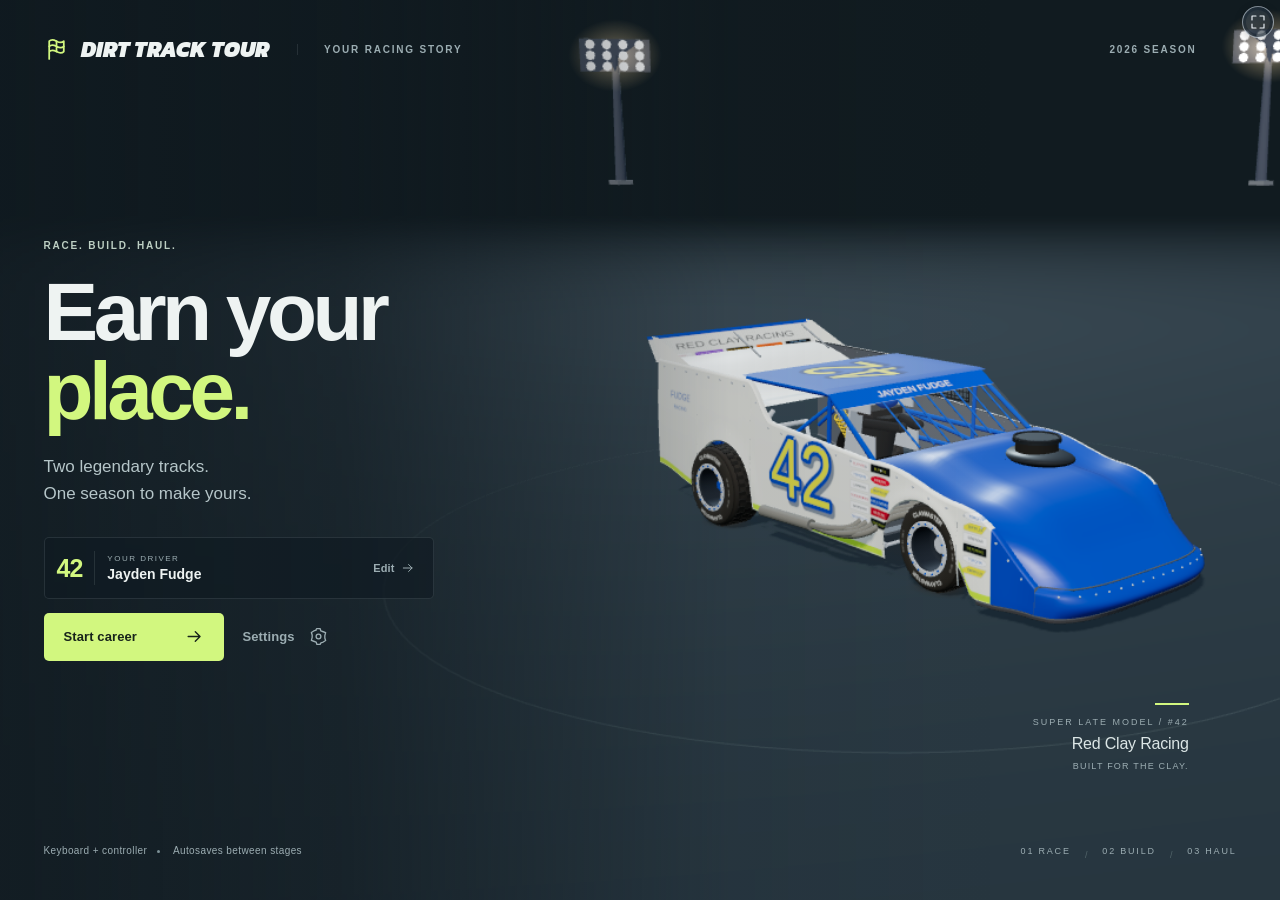
<file: index.html>
<!DOCTYPE html>
<html lang="en">
<head>
<link rel="icon" type="image/png" href="[data-uri]">
<link rel="apple-touch-icon" href="[data-uri]">
<link rel="manifest" href="./manifest.webmanifest">
<meta name="theme-color" content="#101923">
<meta name="apple-mobile-web-app-capable" content="yes">
<meta name="apple-mobile-web-app-status-bar-style" content="black-translucent">
<meta charset="utf-8">
<script src="./js/music-boot.js" fetchpriority="high"></script>
<meta name="dtt-build" content="ui-3.1-details">
<title>Dirt Track Tour — Late Model Season</title>
<meta name="viewport" content="width=device-width, initial-scale=1, maximum-scale=1, user-scalable=no, viewport-fit=cover">
<style>
  :root { --clay:#b5532a; --clay2:#7a3518; --sand:#e9c9a0; --ink:#1a0f0a; --panel:rgba(22,12,8,0.86); --gold:#ffc83d; --ok:#5fd16a; --bad:#ff5a4a; }
  * { box-sizing: border-box; }
  html, body { margin:0; height:100%; background:#0b0705; overflow:hidden; font-family: "Segoe UI", Roboto, Helvetica, Arial, sans-serif; color:#f4e6d6; }
  #gl { position:fixed; inset:0; width:100%; height:100%; display:block; }
  #ui { position:fixed; inset:0; pointer-events:none; }
  #ui > * { pointer-events:auto; }
  .screen { position:absolute; inset:0; display:flex; align-items:center; justify-content:center; }
  .panel { background:var(--panel); border:1px solid rgba(233,201,160,0.25); border-radius:14px; box-shadow:0 20px 60px rgba(0,0,0,0.6); padding:22px 26px; backdrop-filter: blur(6px); }
  h1,h2,h3 { margin:0 0 10px; font-family: Impact, "Arial Black", sans-serif; letter-spacing:1px; font-weight:400; }
  .logo { font-size:86px; line-height:0.9; color:#fff; text-shadow: 0 4px 0 var(--clay2), 0 8px 30px rgba(0,0,0,0.8); font-style:italic; text-align:center; }
  .logo small { display:block; font-size:24px; color:var(--sand); letter-spacing:6px; font-style:normal; margin-top:10px; font-family: "Segoe UI", Arial; font-weight:700; text-shadow:none; }
  button { font: 700 15px "Segoe UI", Arial; color:#1a0f0a; background:linear-gradient(#ffd77a,#f0a23a); border:0; border-radius:8px; padding:10px 18px; cursor:pointer; box-shadow:0 3px 0 #8a4b10; margin:4px; }
  button:hover { filter:brightness(1.08); } button:active { transform:translateY(2px); box-shadow:0 1px 0 #8a4b10; }
  button.alt { background:linear-gradient(#e8d8c8,#bfa58b); box-shadow:0 3px 0 #6b5440; }
  button.bad { background:linear-gradient(#ff8a7a,#d8432f); box-shadow:0 3px 0 #7a1d10; color:#fff; }
  button:disabled { opacity:0.4; cursor:not-allowed; filter:grayscale(1); }
  input, select { font:600 15px "Segoe UI", Arial; padding:7px 10px; border-radius:6px; border:1px solid #6b4a30; background:#2a1a10; color:#fff; }
  .row { display:flex; gap:12px; align-items:center; }
  .money { font: 700 22px Impact, Arial Black; color:var(--gold); letter-spacing:1px; }
  table { border-collapse:collapse; width:100%; font-size:14px; }
  td, th { padding:5px 8px; border-bottom:1px solid rgba(255,255,255,0.08); text-align:left; }
  th { color:var(--sand); font-weight:700; font-size:12px; text-transform:uppercase; letter-spacing:1px; }
  tr.me td { color:var(--gold); font-weight:700; }
  .muted { color:#bba48e; font-size:13px; }
  #fade { position:fixed; inset:0; background:#000; pointer-events:none; opacity:0; z-index:40; }
  #pause, #settings { position:fixed; inset:0; display:flex; align-items:center; justify-content:center; background:#000a; backdrop-filter: blur(3px); z-index:50; }
  #settings { z-index:60; }
  .set-row { margin:10px 0; } .set-row label { width:150px; } .set-row input[type=range] { flex:1; } .set-row span { width:48px; text-align:right; }
  .toast { position:fixed; left:50%; bottom:28px; transform:translateX(-50%); background:#111d; color:#fff; padding:10px 18px; border-radius:8px; border:1px solid #ffffff30; z-index:70; transition:opacity .5s; font-size:14px; }
  .toast.out { opacity:0; }
  .res-head { display:flex; align-items:baseline; gap:16px; margin:6px 0 8px; }
  .res-pos { font:italic 900 54px Impact, Arial Black; text-shadow:0 3px 0 #0008; }
  .res-sub { color:#e8d6bf; font-size:14px; }
  .res-table td:nth-child(n+3), .res-table th:nth-child(n+3) { text-align:right; }
  .up { color:#6fe07a; font-weight:700; } .down { color:#ff6b5a; font-weight:700; }
  .payout { margin:12px 0 6px; padding:10px 14px; background:#0006; border:1px solid #ffffff1c; border-radius:8px; }
  .payout h3 { margin:0 0 6px; }
  .payout .pl { display:flex; justify-content:space-between; padding:3px 0; font-size:14px; }
  .payout .pl.bonus b { color:#6fe07a; } .payout .pl.neg b { color:#ff9a8a; }
  .payout .pl.total { border-top:1px solid #ffffff30; margin-top:4px; padding-top:6px; font-size:16px; }
  .bar { height:10px; background:#3a2416; border-radius:5px; overflow:hidden; width:160px; display:inline-block; vertical-align:middle; }
  .bar > i { display:block; height:100%; background:linear-gradient(90deg,#5fd16a,#ffc83d,#ff5a4a); }
  .pips span { display:inline-block; width:14px; height:14px; border-radius:3px; background:#3a2416; margin-right:3px; border:1px solid #6b4a30; }
  .pips span.on { background:var(--gold); }
  .card { background:rgba(255,255,255,0.04); border:1px solid rgba(255,255,255,0.08); border-radius:10px; padding:12px 14px; margin-bottom:10px; }
  /* HUD */
  #hud { position:absolute; inset:0; pointer-events:none; font-family: Impact, "Arial Black", sans-serif; }
  .hud-flag { position:absolute; display:flex; align-items:center; gap:8px; background:rgba(10,6,4,0.62); border-radius:8px; padding:5px 12px 5px 6px; font:900 13px 'Segoe UI',Arial; letter-spacing:1px; color:#fff; border:1px solid rgba(255,255,255,0.1); }
  .hud-flag i { width:34px; height:22px; border-radius:3px; background:#ffd400; box-shadow:0 0 12px rgba(255,212,0,0.5); animation:flagw 0.6s ease-in-out infinite alternate; }
  .hud-flag.f-green i { background:#2fd15a; box-shadow:0 0 12px rgba(47,209,90,0.6); } .hud-flag.f-white i { background:#fff; box-shadow:0 0 12px rgba(255,255,255,0.6); }
  .hud-flag.f-checkered i { background:repeating-conic-gradient(#111 0 25%, #fff 0 50%) 0 0/11px 11px; }
  .hud-flag.f-yellow { color:#ffd400; } @keyframes flagw { from { transform:skewY(-6deg); } to { transform:skewY(6deg); } }
  .bar.tire i { background:linear-gradient(90deg,#d8a040,#5fd16a); }
  .hud-box { position:absolute; background:rgba(10,6,4,0.62); border-radius:10px; padding:8px 14px; border:1px solid rgba(255,255,255,0.1); }
  .big { font-size:46px; line-height:1; } .lbl { font: 700 11px "Segoe UI", Arial; letter-spacing:2px; color:var(--sand); }
  #center-msg { position:absolute; top:26%; width:100%; text-align:center; font-size:96px; color:#fff; text-shadow:0 6px 24px #000; font-style:italic; }
  #sub-msg { position:absolute; top:42%; width:100%; text-align:center; font-size:28px; color:var(--gold); text-shadow:0 3px 10px #000; }
  .order div { font: 700 14px "Segoe UI", Arial; padding:2px 0; } .order div.me { color:var(--gold); }
  .hint { position:absolute; bottom:12px; width:100%; text-align:center; font: 600 13px "Segoe UI", Arial; color:rgba(255,240,220,0.75); text-shadow:0 1px 3px #000; }
  #vignette { position:fixed; inset:0; pointer-events:none; background: radial-gradient(ellipse at center, rgba(0,0,0,0) 45%, rgba(0,0,0,0.85) 100%); opacity:0; transition: opacity 0.3s; }
  .toast { position:absolute; top:90px; left:50%; transform:translateX(-50%); background:rgba(180,40,20,0.85); padding:8px 18px; border-radius:8px; font:700 18px "Segoe UI", Arial; }
  .sched li { margin:6px 0; } .sched li.done { color:#8a7a6a; text-decoration: line-through; } .sched li.next { color:var(--gold); font-weight:700; }
  .flex { display:flex; gap:18px; align-items:flex-start; }
  #loading { position:fixed; inset:0; display:flex; align-items:center; justify-content:center; font:700 22px "Segoe UI"; color:var(--sand); background:#0b0705; }
</style>
<link rel="stylesheet" href="./css/tour.css">
<script type="importmap">
{ "imports": { "three": "./vendor/three.module.js", "three/addons/": "./vendor/addons/" } }
</script>
<link rel="stylesheet" href="css/frontend.css">
<link rel="stylesheet" href="./css/mobile.css">
<link rel="stylesheet" href="css/fonts.css" data-dtt-fonts>
</head>
<body>
<canvas id="gl"></canvas>
<div id="vignette"></div>
<div id="ui"></div>
<div id="fade"></div>
<div id="loading">Loading the hauler… (this game needs to be served over http — see START-HERE.txt)</div>
<script type="module" src="./js/main.js"></script>
</body>
</html>
</file>
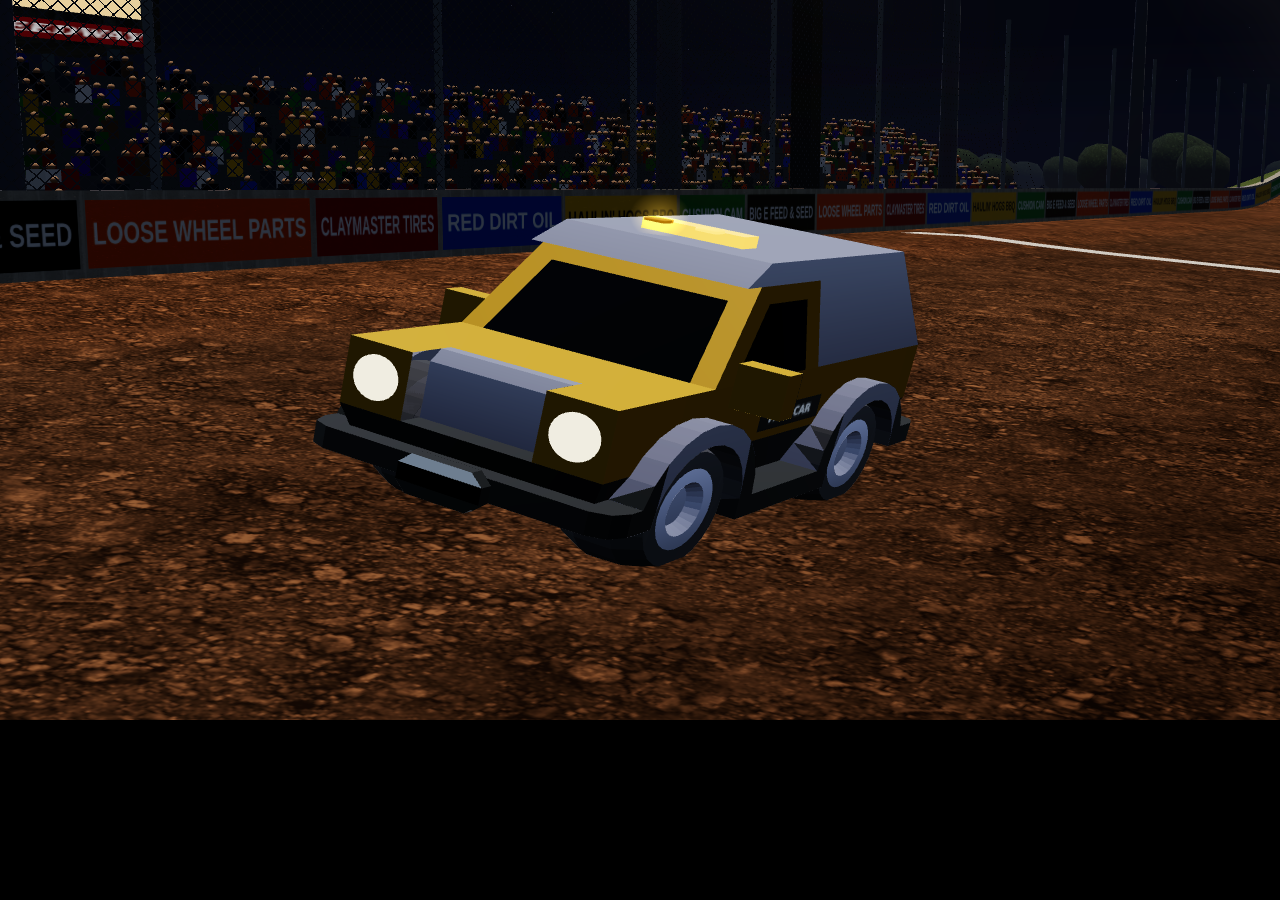
<file: tests/h2-night.html>
<!doctype html>
<meta charset="utf-8">
<title>h2-night</title>
<script type="importmap">{ "imports": { "three": "../vendor/three.module.js", "three/addons/": "../vendor/addons/" } }</script>
<style>html,body{margin:0;background:#000}canvas{display:block}#log{display:none}#ui{position:absolute;left:-9999px}</style>
<div id="log"></div>
<div id="ui"></div>
<canvas id="gl"></canvas>
<script type="module">
import * as THREE from 'three';
import { preloadH2 } from '../js/pace-car.js';
import { RaceScene } from '../js/race.js';
import { TRACKS } from '../js/data.js';
const log = document.getElementById('log');
const fail = (m) => { log.textContent = String(m); document.title = 'FAIL'; document.body.dataset.ready = '0'; };
window.addEventListener('error', (e) => fail(e.error?.stack || e.message));
try {
  await preloadH2();
  const canvas = document.getElementById('gl');
  const renderer = new THREE.WebGLRenderer({ canvas, antialias: true });
  renderer.setSize(1280, 720);
  renderer.setPixelRatio(1);
  renderer.outputColorSpace = THREE.SRGBColorSpace;
  renderer.toneMapping = THREE.ACESFilmicToneMapping;
  renderer.toneMappingExposure = 0.95;
  renderer.shadowMap.enabled = true;
  const app = {
    quality: 'low', isMobile: true, canvas, renderer,
    bloom: { strength: 0.05, radius: 0.2, threshold: 3 },
    settings: { cam: 'chase', shake: 0, assist: 'high', autoPace: true, tutorialSeen: true, volume: 0 },
    ui: document.getElementById('ui'),
    state: { round: 0, driver: 'Pace', num: '42', late: false, color: 0xc41212, accent: 0x111111, scheme: 0, sponsor: 'RED CLAY RACING', carDmg: 0, crew: [], up: { engine: 0, tires: 0, shocks: 0 } },
    carParams(){ return { power: 1, grip: 1, stab: 0.3, damage: 0 }; },
    audio: { crowdCheer(){}, update(){} },
    autopilot: true, saveSettings(){}, keys: new Set(), profile: {},
    tap(){ return false; }, input(){ return { steer: 0, throttle: 0, brake: 0 }; }
  };
  const race = new RaceScene(app, { track: TRACKS.find(t => t.id === 'salina') });
  for (let i = 0; i < 6; i++) race.update(1 / 30);
  // Frame the pace car on the front straight so the shot shows the body, not the 26° bank.
  race.paceCar.arc = race.trk.s1 * 0.45;
  race.paceCar.d = 0;
  race.paceCar.pose();
  const pace = race.paceCar.mesh, p = pace.position, cam = race.camera;
  const fwd = new THREE.Vector3(1, 0, 0).applyQuaternion(pace.quaternion);
  fwd.y = 0; fwd.normalize();
  const right = new THREE.Vector3(fwd.z, 0, -fwd.x);
  cam.fov = 32; cam.updateProjectionMatrix();
  cam.position.copy(p).addScaledVector(fwd, 7.4).addScaledVector(right, 4.6);
  cam.position.y = p.y + 2.15;
  cam.lookAt(p.x, p.y + 0.95, p.z);
  renderer.render(race.scene, cam);
  window.race = race; window.renderer = renderer; window.THREE = THREE;
  log.textContent = `PASS tris ${pace.userData.triangles} at ${p.x.toFixed(1)},${p.z.toFixed(1)}`;
  document.title = 'PASS';
  document.body.dataset.ready = '1';
} catch (e) { fail(e.stack || e.message); }
</script>
</file>
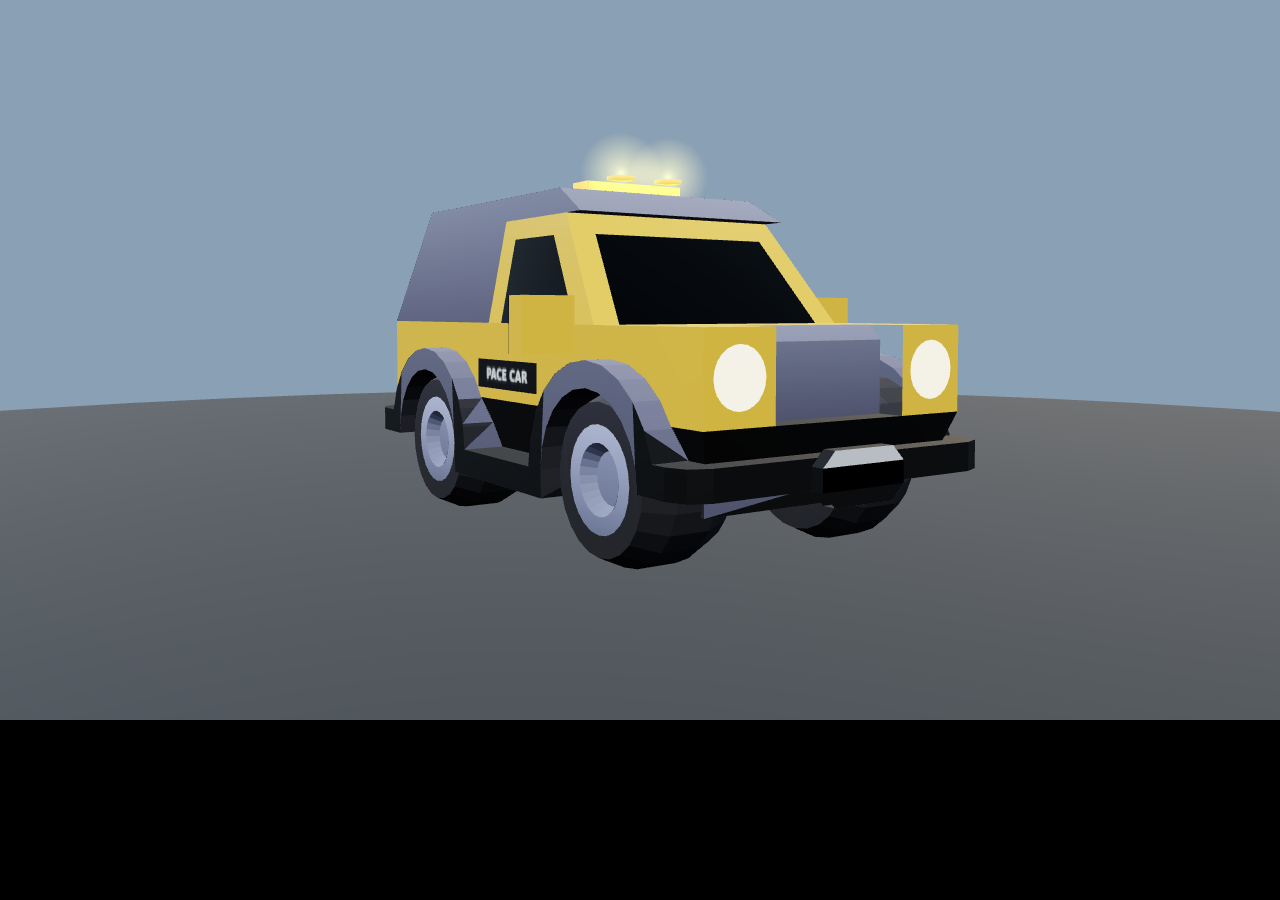
<file: tests/h2-shot.html>
<!doctype html>
<meta charset="utf-8">
<title>h2</title>
<script type="importmap">{ "imports": { "three": "../vendor/three.module.js", "three/addons/": "../vendor/addons/" } }</script>
<style>html,body{margin:0;background:#000}canvas{display:block}#log{display:none}</style>
<div id="log"></div>
<canvas id="gl"></canvas>
<script>
window.addEventListener('error', (e) => {
  const log = document.getElementById('log');
  log.textContent = (e.message || 'error') + '\n' + (e.error && e.error.stack || '');
  document.title = 'ERR';
  document.body.dataset.ready = '0';
});
</script>
<script type="module">
import * as THREE from 'three';
import { makePaceCar, auditPaceCar, preloadH2, bindPaceEnv } from '../js/pace-car.js';
try {
await preloadH2();
const params = new URLSearchParams(location.search);
const view = params.get('view') || 'front';
const h2 = makePaceCar(params.get('low') === '1');
const fails = auditPaceCar(h2);
const scene = new THREE.Scene();
const rake = params.get('rake') === '1' || view === 'hood' || view === 'door';
scene.background = new THREE.Color(rake ? 0x9aa3ab : 0x8aa0b4);
scene.add(new THREE.HemisphereLight(0xe7f1fb, 0x4a4036, rake ? 0.35 : 1.05));
if (rake) {
  h2.traverse(o => {
    if (!o.isMesh) return;
    for (const m of [].concat(o.material)) {
      if (!m || (m.name !== 'paint' && m.name !== 'h2-paint')) continue;
      m.roughness = 0.82; m.metalness = 0; m.envMapIntensity = 0;
      if ('clearcoat' in m) m.clearcoat = 0;
      m.needsUpdate = true;
    }
  });
  const graze = new THREE.DirectionalLight(0xffffff, 2.4);
  graze.position.set(view === 'door' ? -4 : 3.2, 1.35, view === 'door' ? 0.2 : 2.4);
  scene.add(graze);
} else {
  const key = new THREE.DirectionalLight(0xfff6ea, 1.65); key.position.set(6, 8, 5); scene.add(key);
  const fill = new THREE.DirectionalLight(0xc9d7e6, .85); fill.position.set(-6, 3, 2); scene.add(fill);
  const rim = new THREE.DirectionalLight(0xffe2b8, 1.1); rim.position.set(-3, 5, -6); scene.add(rim);
}
const ground = new THREE.Mesh(new THREE.CircleGeometry(10, 48), new THREE.MeshStandardMaterial({ color: 0x2c3238, roughness: .9 }));
ground.rotation.x = -Math.PI / 2; scene.add(ground);
scene.add(h2);
const cam = new THREE.PerspectiveCamera(38, 1280 / 720, .05, 80);
// 38° vertical is a 35mm full-frame lens. Match sits at about 1.2 m.
const shots = {
  front: [[5.15, 1.20, 3.35], [0.15, 0.92, 0], 38],
  match: [[3.35, 1.20, -4.65], [0.05, 0.92, 0.12], 38],
  fascia: [[4.55, 0.92, 0.02], [2.05, 0.78, 0], 34],
  side: [[-0.05, 1.15, 6.55], [-0.05, 0.95, 0], 38],
  rear: [[-5.35, 1.20, 3.15], [-0.25, 0.95, 0], 38],
  wheel: [[1.72, 0.48, 2.05], [1.56, 0.44, 0.92], 26],
  grille: [[3.35, 0.98, 0.55], [2.20, 0.96, 0], 26],
  corner: [[2.85, 0.85, -2.15], [1.25, 0.62, -0.55], 32],
  corner2: [[2.85, 0.85, 2.15], [1.25, 0.62, 0.55], 32],
  under: [[2.55, 0.22, 0.35], [1.55, 0.42, 0.0], 38],
  hood: [[2.15, 1.85, 1.55], [1.15, 1.35, 0.0], 30],
  door: [[0.15, 1.22, 2.55], [-0.05, 1.12, 0.95], 28]
};
const [pos, look, fov] = shots[view] || shots.front;
if (fov) { cam.fov = fov; cam.updateProjectionMatrix(); }
cam.position.set(...pos); cam.lookAt(...look);
const renderer = new THREE.WebGLRenderer({ canvas: document.getElementById('gl'), antialias: true });
renderer.setSize(1280, 720); renderer.setPixelRatio(1);
scene.environment = bindPaceEnv(renderer, h2);
renderer.outputColorSpace = THREE.SRGBColorSpace;
renderer.toneMapping = THREE.ACESFilmicToneMapping;
renderer.toneMappingExposure = 1.0;
renderer.render(scene, cam);
const log = document.getElementById('log');
const ok = fails.length === 0;
log.textContent = `tris ${h2.userData.triangles} draws ${h2.userData.drawCalls} view ${view} ${h2.userData.source || 'procedural'}\n${ok ? 'PASS' : fails.join('\n')}`;
document.title = ok ? 'PASS' : 'FAIL';
document.body.dataset.ready = ok ? '1' : '0';
} catch (err) {
  const log = document.getElementById('log');
  log.textContent = String(err && err.stack || err);
  document.title = 'ERR';
  document.body.dataset.ready = '0';
}
</script>
</file>
<file: css/tour.css>
:root{--panel:rgba(13,20,29,.95);--gold:#ffc56c;--sand:#b7c5d1;--clay:#e78042;--ink:#101721;--ok:#8fd9ae;--bad:#f58a7d;--line:#ffffff19}
html,body{color:#eff2f5;background:#0b1018;font-family:Inter,'Segoe UI',Arial,sans-serif}
button{border:1px solid transparent;border-radius:6px;background:#f2a25e;color:#151b21;box-shadow:none;font-size:13px;letter-spacing:.15px;padding:11px 17px;margin:0;transition:background .15s,transform .15s}
button:hover{background:#ffc387;filter:none}button:active{box-shadow:none;transform:translateY(1px)}button.alt{background:#ffffff0c;border-color:#ffffff22;color:#dce4ec;box-shadow:none}button.alt:hover{background:#ffffff19}button.bad{background:#683a38;box-shadow:none}button:disabled{opacity:.36;filter:none}button:focus-visible,input:focus-visible,select:focus-visible,summary:focus-visible{outline:2px solid #f6bb79;outline-offset:3px}
input,select{background:#070f17;border:1px solid #8193a34a;border-radius:5px;padding:9px 10px;font-size:14px;color:#e9eff4;min-width:0}input[type=color]{height:34px;padding:3px}
h1,h2,h3{font-family:'Segoe UI',Arial,sans-serif;font-style:normal;letter-spacing:-.35px;font-weight:800}h2{font-size:22px}h3{font-size:15px}.muted{color:#99a9ba;font-size:12px;line-height:1.55}.money{font-family:TourDisplay,'Arial Black',sans-serif;font-size:25px;color:var(--gold);letter-spacing:0}
.screen{padding:20px;overflow:auto}.panel{border:1px solid #ffffff20;border-radius:10px;background:var(--panel);box-shadow:0 22px 65px #0006;padding:24px;backdrop-filter:blur(10px)}.screen>.panel{max-width:calc(100vw - 40px);max-height:calc(100dvh - 40px);overflow:auto}.row{gap:10px}.flex{gap:16px}.card{background:#ffffff04;border-color:#ffffff12;border-radius:7px}.bar{height:6px;background:#ffffff0c}.bar>i{background:linear-gradient(90deg,#d69b4e,#f4b66c,#e17766)}td,th{padding:8px 7px;border-color:#ffffff0b;font-size:12px}th{font-size:10px;letter-spacing:1px;color:#8fa1b5}tr.me td{background:#f8b66b0b;color:#ffcf91}.kicker{font-size:10px;line-height:1.4;letter-spacing:2px;font-weight:800;text-transform:uppercase;color:#e6ae79}.pill{display:inline-flex;gap:7px;align-items:center;padding:4px 8px;border:1px solid #ffffff1f;border-radius:4px;font-size:10px;letter-spacing:.6px;color:#b5c2cf;font-weight:700}.pill.ok{color:#9bd9b3;background:#78ca930b;border-color:#78ca9330}.pill.warn{color:#ffc28e;border-color:#e7aa6338}.divider{height:1px;background:var(--line);margin:16px 0}.pips{display:inline-flex;gap:4px}.pips span{width:18px;height:4px;margin:0;border:0;border-radius:1px;background:#ffffff19}.pips span.on{background:#f4ac69}
/* Full-bleed race scene on the right; an actual team identity, not a modal form. */
.title-layout{isolation:isolate;width:min(1160px,100%);height:min(760px,calc(100dvh - 64px));display:flex;flex-direction:column;justify-content:center;align-items:flex-start;position:relative}.title-layout:before{content:'';position:fixed;inset:0;background:linear-gradient(90deg,#07101af5 0%,#0a111bce 30%,#0a111b30 68%,transparent);z-index:-1}.title-wordmark{font-family:TourDisplay,sans-serif;font-size:clamp(46px,6.9vw,94px);line-height:.92;letter-spacing:-3px;margin:12px 0 17px;text-transform:uppercase;color:#f3f4f1}.title-wordmark em{font-style:inherit;color:#eea063}.title-copy{max-width:440px;margin:0 0 18px;color:#bac7d1;font-size:13px;line-height:1.6}.team-form{width:min(440px,100%);padding:18px 20px;border:1px solid #ffffff16;border-radius:8px;background:#0b1521bb}.team-form label{font-size:10px;color:#9cadbc;font-weight:700;letter-spacing:1px;display:grid;gap:5px;text-transform:uppercase}.team-form .form-grid{display:grid;grid-template-columns:1fr 1fr;gap:12px}.team-form .identity-row{display:flex;gap:16px;margin-top:12px;align-items:end}.team-form .identity-row input{width:65px}.title-actions{display:flex;gap:8px;flex-wrap:wrap;margin-top:16px}.title-journey{display:flex;gap:18px;margin-top:20px;font-size:10px;letter-spacing:1.8px;font-weight:800;color:#9eacbb}.title-journey b{color:#edac74}.title-foot{font-size:10px;line-height:1.5;color:#8094a5;margin:15px 0 0;letter-spacing:.4px}
/* Paddock: the car stays visible; setup/crew/points share a predictable workspace. */
.shop-shell{width:min(1440px,100%);height:min(850px,calc(100dvh - 40px));display:grid;grid-template-columns:minmax(240px,.65fr) minmax(610px,1.35fr);gap:26px}.garage-intro{display:flex;flex-direction:column;justify-content:space-between;padding:20px 4px;color:#eef2f5;text-shadow:0 2px 15px #000;pointer-events:none}.garage-intro h2{font-family:TourDisplay,sans-serif;font-size:36px;line-height:1;margin:10px 0}.garage-intro p{font-size:12px;line-height:1.6;color:#bcc7d0;max-width:300px}.garage-statline{display:grid;grid-template-columns:repeat(3,1fr);gap:1px;background:#ffffff16;border:1px solid #ffffff17;border-radius:7px;overflow:hidden}.garage-statline>div{background:#101923dc;padding:12px 8px;text-shadow:none}.garage-statline b{display:block;font:24px TourDisplay,sans-serif;color:#f5d8ba}.garage-statline span{font-size:9px;letter-spacing:1px;color:#b1becc}.garage-ready{background:#0b1420c9;border:1px solid #ffffff1c;border-radius:7px;padding:16px;margin-top:12px}.garage-ready p{margin:6px 0 0;font-size:11px}.shop-main{display:flex;flex-direction:column;min-height:0;padding:22px 24px}.shop-head{display:flex;align-items:flex-start;justify-content:space-between;gap:16px}.shop-head h2{margin:5px 0;font-size:26px}.bank{text-align:right;white-space:nowrap}.bank .kicker{color:#91a3b5}.bank small{display:block;font-size:10px;color:#93a5b7;margin-top:3px}.shop-event{font-size:11px;line-height:1.55;color:#a6b4c3;margin:5px 0 17px}.shop-tabs{display:flex;gap:4px;border-bottom:1px solid #ffffff16;padding-bottom:10px;margin-bottom:15px}.shop-tabs button{background:none;color:#92a6b8;border:1px solid transparent;padding:8px 15px;font-size:11px;border-radius:4px}.shop-tabs button.active{color:#ffc384;border-color:#e9a56838;background:#d8944b10}.shop-scroll{overflow:auto;min-height:0;flex:1;padding-right:5px;scrollbar-color:#536271 transparent;scrollbar-width:thin}.shop-scroll[hidden]{display:none}.readiness-grid{display:grid;grid-template-columns:1fr 1fr;gap:12px;margin-bottom:15px}.readiness{border:1px solid #ffffff12;background:#ffffff04;padding:12px;border-radius:6px}.readiness .row{justify-content:space-between}.readiness b{font-size:12px}.readiness p{margin:8px 0;color:#8ea2b4;font-size:10px}.readiness .bar{width:100%;margin:9px 0}.readiness button{width:100%;padding:8px;font-size:11px}.section-label{display:flex;justify-content:space-between;align-items:center;margin:14px 0 10px}.section-label h3{font-size:13px;margin:0}.upgrade{border:1px solid #ffffff14;border-radius:6px;padding:13px 14px;margin-bottom:9px;background:linear-gradient(115deg,#ffffff06,transparent)}.upgrade-title{display:flex;align-items:center;gap:12px;margin-bottom:8px}.upgrade-title b{font-size:13px;flex:1}.upgrade-title small{font-size:10px;color:#7f96a9}.upgrade-path{display:flex;align-items:center;gap:10px;font-size:11px;color:#8b9fb1}.upgrade-path strong{color:#dce5ed;font-weight:700}.upgrade-bottom{display:flex;justify-content:space-between;align-items:center;gap:12px;margin-top:10px}.upgrade-bottom p{margin:0;font-size:11px;line-height:1.4;color:#92a7b9;max-width:65%}.upgrade-bottom button{font-size:11px;padding:9px 14px;white-space:nowrap}.prep-note{border-left:2px solid #af743f;padding:3px 12px;margin:15px 0 5px;color:#91a3b4;font-size:11px;line-height:1.55}.prep-note summary{cursor:pointer;color:#c2d0dc;font-size:11px;font-weight:700}.prep-note p{margin-bottom:3px}.crew-grid{display:grid;grid-template-columns:1fr 1fr;gap:10px}.crew-card{border:1px solid #ffffff16;padding:13px;border-radius:6px;background:#ffffff03}.crew-card.hired{border-color:#8bceab45;background:#83c59907}.crew-role{font-size:9px;letter-spacing:1px;color:#e6ad78;font-weight:800;text-transform:uppercase}.crew-card h3{font-size:13px;margin:7px 0 3px}.crew-card .stars{color:#c9a76b;font-size:10px;letter-spacing:1px}.crew-card p{font-size:11px;line-height:1.5;color:#94a7b8;min-height:34px;margin:8px 0}.crew-card footer{display:flex;justify-content:space-between;align-items:center;border-top:1px solid #ffffff0b;padding-top:9px}.crew-card footer b{font-size:11px;font-weight:700}.crew-card footer small{font-size:9px;color:#7f95aa;display:block}.crew-card button{padding:7px 10px;font-size:10px}.shop-footer{display:flex;justify-content:space-between;align-items:center;gap:12px;border-top:1px solid #ffffff18;padding-top:16px;margin-top:15px}.shop-footer .row{gap:7px}.shop-footer .alt{font-size:11px;padding:10px}.shop-footer #race{font-size:13px;padding:13px 24px;letter-spacing:.5px}.status-caption{font-size:10px;color:#8ca4b7;margin-top:5px}.shop-standings td{padding:11px 8px;font-size:12px}.shop-standings td:first-child{font-family:TourDisplay;font-size:20px;width:45px}
/* Season journey and post-race debrief. */
.schedule-panel{width:760px}.schedule-list{list-style:none;padding:0;margin:18px 0}.schedule-list li{display:grid;grid-template-columns:45px 1fr auto;gap:14px;align-items:center;padding:13px 0;border-top:1px solid #ffffff0e}.schedule-list .round-n{font-family:TourDisplay;font-size:31px;color:#586a7c}.schedule-list .next .round-n{color:#f5b275}.schedule-list b{font-size:14px}.schedule-list p{margin:4px 0 0;font-size:11px;color:#8fa4b5}.schedule-list .done{opacity:.45}.schedule-list .next{border-left:2px solid #eea25e;padding-left:12px;margin-left:-14px}.schedule-list .event{font-size:10px;color:#bca386;max-width:145px;text-align:right}.journey-footer{border-top:1px solid #ffffff16;padding-top:17px;display:flex;align-items:center;justify-content:space-between;gap:14px}.journey-footer p{margin:0;max-width:420px}.results-layout{align-items:center!important;max-height:calc(100dvh - 40px);gap:16px!important}.results-layout>.panel{max-height:calc(100dvh - 40px);overflow:auto}.results-layout>.panel:last-child{width:240px!important}.results.panel{width:650px!important;padding:23px}.results h2{font-size:18px;color:#f2cfaa}.res-head{margin:14px 0 18px;align-items:center;gap:17px}.res-pos{font-family:TourDisplay;font-size:48px;line-height:1;color:#ffc887!important;white-space:nowrap}.res-sub{font-size:11px;color:#9aabba;line-height:1.6;max-width:310px}.res-table td{font-size:11px;padding:8px 4px}.res-table th{font-size:9px;padding:7px 4px}.payout{background:#080f18;border:1px solid #ffffff11;padding:12px 14px;margin:15px 0}.payout .pl{font-size:11px;padding:4px 0}.payout h3{font-size:12px}.payout .pl.total{font-size:14px}.payout .money{font:800 17px 'Segoe UI',sans-serif}.up{color:#90d1aa}.down{color:#ed9b8d}.season-panel{width:850px}.season-hero{display:flex;justify-content:space-between;align-items:center;gap:20px;margin-bottom:20px}.season-hero h2{font-family:TourDisplay;font-size:40px;margin:8px 0 0}.season-medal{font-family:TourDisplay;font-size:66px;color:#edb77f;line-height:1}.season-stats{display:grid;grid-template-columns:repeat(4,1fr);gap:10px;margin-bottom:22px}.season-stats .card{margin:0;text-align:center}.season-stats b{display:block;font:27px TourDisplay;color:#e8cbae}.season-stats span{font-size:9px;letter-spacing:1px;color:#8fa1b4}.season-tables{display:grid;grid-template-columns:1fr 1.1fr;gap:24px}.season-tables h3{font-size:12px}
/* In-race information is calmer and smaller, with strong contrast. */
.hud-box,.hud-flag{background:#0a1420d4;border:1px solid #b6d1e224;border-radius:6px;backdrop-filter:blur(3px);box-shadow:0 4px 18px #0002}.big{font-family:TourDisplay,Impact,sans-serif;font-size:42px}.lbl{font-family:'Segoe UI',sans-serif;font-size:9px;letter-spacing:1.5px;color:#acbfcc}.order div{font-size:11px;padding:3px 0}.hint{width:max-content;max-width:calc(100% - 28px);left:50%;transform:translateX(-50%);padding:7px 12px;border:1px solid #ffffff12;border-radius:5px;background:#08111ac9;font-size:10px;font-weight:600;line-height:1.6;color:#b7c6d2;text-shadow:none}.coach{position:absolute;left:50%;bottom:75px;transform:translateX(-50%);width:min(460px,calc(100vw - 320px));padding:11px 15px;border-left:3px solid #efae70;border-radius:5px;background:#0b1522e8;font:12px/1.5 'Segoe UI',sans-serif;color:#c4d0dc;transition:opacity .4s}.coach b{display:block;color:#f3c28f;font-size:10px;letter-spacing:1px;margin-bottom:2px}.coach:empty{opacity:0}.toast{top:auto;bottom:28px;font-size:12px;padding:10px 16px;height:auto}.help-grid{display:grid;grid-template-columns:1fr 1fr;gap:14px}.help-grid section{background:#ffffff05;border:1px solid #ffffff12;padding:13px;border-radius:6px}.help-grid h3{font-size:13px;color:#f1bd8a}.help-grid p{font-size:12px;line-height:1.7;color:#b3c2ce;margin:5px 0}kbd{display:inline-block;min-width:20px;text-align:center;padding:1px 5px;background:#b7c6d119;border:1px solid #cad5dd24;border-radius:3px;color:#e9edf1;font:700 10px monospace}.stop-menu .stop-actions{display:grid;gap:9px;margin:16px 0}.stop-actions button{text-align:left;width:100%;padding:13px 14px}.stop-actions small{display:block;margin-top:3px;opacity:.65;font-weight:500}.stop-head{display:flex;justify-content:space-between;gap:15px;align-items:center}.stop-head h2{font-size:20px}.stop-stats{display:grid;grid-template-columns:repeat(3,1fr);gap:12px;margin-top:17px}.stop-stats b{font-size:18px;display:block;margin-top:5px}.stop-stats span{font-size:9px;letter-spacing:1px;color:#8da2b5}.stop-stats .bar{width:100%;margin-top:8px}
@media(min-width:1600px){.shop-shell{grid-template-columns:.8fr 1.2fr}.shop-main{padding:28px 30px}.upgrade{padding:16px}.crew-card{padding:16px}}
@media(max-width:1400px){.results-layout>.panel:last-child{display:none}}
@media(max-width:1000px){.shop-shell{grid-template-columns:1fr;max-width:720px;gap:0}.garage-intro{display:none}.shop-main{min-height:0}.title-layout{padding-left:20px}.title-layout:before{background:linear-gradient(90deg,#07101af5,#0a111b8c 80%)}.season-tables{gap:16px}.help-grid{grid-template-columns:1fr}.results-layout{margin:0!important}.results.panel{width:min(650px,calc(100vw - 40px))!important}.coach{width:390px;max-width:calc(100vw - 60px)}}
@media(max-width:700px){.screen{padding:10px}.panel{padding:17px}.shop-shell{height:calc(100dvh - 20px)}.shop-main{padding:17px 14px}.shop-head h2{font-size:20px}.money{font-size:23px}.shop-tabs{margin-bottom:10px}.readiness-grid{gap:8px}.upgrade-bottom p{max-width:60%;font-size:10px}.shop-footer #race{padding:12px 15px}.shop-footer .alt{padding:10px 9px}.crew-grid{grid-template-columns:1fr 1fr;gap:8px}.crew-card{padding:10px}.title-layout{padding:10px;width:100%;height:calc(100dvh - 20px)}.title-wordmark{font-size:54px}.title-copy{font-size:11px}.team-form{padding:15px}.title-journey{font-size:9px;gap:12px}.title-foot{font-size:9px}.title-actions button{font-size:11px;padding:10px 12px}.schedule-list li{grid-template-columns:35px 1fr}.schedule-list .event{display:none}.season-stats{grid-template-columns:repeat(2,1fr)}.season-tables{grid-template-columns:1fr}.season-medal{font-size:44px}.season-hero h2{font-size:28px}.journey-footer{flex-wrap:wrap}.res-head{display:block}.res-pos{font-size:40px}.res-sub{margin-top:8px}.res-table td:nth-child(3),.res-table th:nth-child(3),.res-table td:nth-child(5),.res-table th:nth-child(5){display:none}#hud .hud-box.order{display:none}.hint{font-size:9px}.help-grid{max-height:60dvh;overflow:auto}.coach{bottom:88px;font-size:11px}}
@media(prefers-reduced-motion:reduce){*,*:before,*:after{animation:none!important;transition:none!important}}

#help{position:fixed;inset:0;z-index:65;background:#000b;backdrop-filter:blur(3px);display:flex;align-items:center;justify-content:center;padding:20px}#help>.panel{width:min(760px,100%);max-height:90dvh;overflow:auto}.team-form .identity-row{gap:20px}.team-form input[type=color]{width:58px}.title-layout{height:auto;min-height:calc(100dvh - 50px)}@media(max-height:720px){.title-wordmark{font-size:64px;margin:8px 0}.title-copy{margin-bottom:10px}.team-form{padding:12px 16px}.title-journey{margin-top:13px}.title-foot{margin-top:8px}.title-layout{justify-content:flex-start;padding-top:8px}.title-copy{max-width:440px}.team-form label{font-size:9px}.team-form .identity-row{margin-top:8px}}
</file>
<file: css/frontend.css>
/* DIRT TRACK TOUR — Front end 02. One accent, two typefaces, one spacing system. */
:root{--accent:#d2f77f;--panel:#141f25f2;--gold:var(--accent);--ok:var(--accent);--sand:#bdc9cc;--ink:#111b20;--line:#dce9ed1c;--text:#eef3f2;--muted:#9cadb2;--page-x:clamp(24px,3.4vw,56px);--page-y:clamp(20px,3.5vh,36px);color-scheme:dark}
html,body{font-family:'Segoe UI',Arial,sans-serif;color:var(--text);background:#111b20}button,input,select{font-family:inherit}h1,h2,h3,p{text-shadow:none}h1,h2,h3{font-weight:650;letter-spacing:-.7px}h2{font-size:30px;line-height:1.12;margin:8px 0 12px}h3{font-size:16px}p{line-height:1.55}button{display:inline-flex;align-items:center;justify-content:center;gap:14px;min-height:48px;padding:12px 19px;border:1px solid transparent;border-radius:5px;background:var(--accent);color:#17231a;font-size:13px;letter-spacing:.1px;font-weight:700;box-shadow:none;transition:background .16s,border-color .16s,transform .16s}button:hover{background:#e1ffa2;filter:none}button:active{transform:translateY(1px) scale(.99)}button.alt{background:#e5f1f208;border-color:var(--line);color:var(--text)}button.alt:hover{border-color:#c9d8d754;background:#dbe9e513}button.text-button{background:transparent;border-color:transparent;color:var(--muted);padding-inline:10px}button.text-button:hover{color:var(--text);background:#ffffff08}button:disabled{opacity:.32;filter:none}button:focus-visible,input:focus-visible,select:focus-visible,summary:focus-visible{outline:2px solid var(--accent);outline-offset:3px}button.icon-button{padding:10px;min-width:44px;min-height:44px}.ui-icon{width:19px;height:19px;flex:none;vertical-align:middle}input,select{border:1px solid #dce9ed29;background:#0d171c;color:var(--text);border-radius:4px;min-height:44px;padding:10px 12px;font-size:14px}input[type=color]{padding:5px;cursor:pointer}input[type=range]{accent-color:var(--accent);padding:0;min-height:44px}select{cursor:pointer}.screen,.mobile .screen{padding:var(--page-y) var(--page-x);overflow:hidden;align-items:center;overscroll-behavior:contain}.panel{border:1px solid var(--line);border-radius:8px;background:var(--panel);box-shadow:0 18px 65px #0003;padding:26px;backdrop-filter:blur(16px)}.screen>.panel,.mobile .screen>.panel{max-width:100%;max-height:100%;overflow:auto}.muted{font-size:13px;line-height:1.5;color:var(--muted)}.kicker{color:var(--muted);font-size:10px;font-weight:700;line-height:1.4;letter-spacing:1.8px;text-transform:uppercase}.money{font:650 25px/1.1 'Segoe UI',Arial,sans-serif;color:var(--text);font-variant-numeric:tabular-nums;letter-spacing:-.6px}.row{gap:12px}.card{background:#ffffff03;border:1px solid var(--line);border-radius:5px}.pill{min-height:24px;padding:4px 8px;border-color:var(--line);border-radius:3px;color:var(--muted);font-size:9px;letter-spacing:1px}.pill.ok{color:var(--accent);border-color:#d2f77f30;background:#d2f77f08}.pill.warn{color:#f6baaa;border-color:#f6baaa35;background:#f6baaa08}.bar{height:4px;background:#ffffff10;border-radius:2px}.bar>i{background:var(--accent);border-radius:2px}.up{color:var(--accent)}.down{color:#f4b0a0}.pips span{width:15px;height:3px;background:#ffffff17}.pips span.on{background:var(--accent)}td,th{border-color:#e6f1f00c;padding:10px 8px;font-size:13px;font-variant-numeric:tabular-nums}th{color:var(--muted);font-size:10px;font-weight:600;letter-spacing:1px;text-transform:uppercase}tr.me td{background:#d2f77f0a;color:var(--accent)}summary{cursor:pointer;min-height:44px;display:flex;align-items:center;gap:10px;font-size:12px;font-weight:600;color:#c2cdd0}summary:before{content:'+';font-size:18px;font-weight:400;color:var(--muted)}details[open]>summary:before{content:'−'}summary::-webkit-details-marker{display:none}details p{margin-top:4px}*{scrollbar-width:thin;scrollbar-color:#56696d transparent}
/* The chrome stays out of the car's way. */
.front-shell{width:100%;height:100%;max-width:1600px;min-width:0;min-height:0;display:flex;flex-direction:column;position:relative}.front-header{display:flex;align-items:center;gap:28px;min-height:36px;flex:none;padding-right:40px}.brand{display:flex;align-items:center;gap:12px;white-space:nowrap}.brand>.ui-icon{color:var(--accent);width:25px;height:25px}.brand>span{font:22px/1 TourDisplay,Arial,sans-serif;letter-spacing:.1px}.header-context,.header-meta{font-size:10px;letter-spacing:1.8px;color:var(--muted);font-weight:600}.header-context{padding-left:26px;border-left:1px solid var(--line)}.header-meta{margin-left:auto}.front-footer{display:flex;align-items:center;justify-content:space-between;gap:20px;min-height:36px;flex:none;font-size:10px;color:var(--muted);letter-spacing:.4px}.front-footer i{display:inline-block;width:3px;height:3px;border-radius:50%;background:#7d9197;margin:0 10px;vertical-align:middle}.footer-tour{font-size:9px;letter-spacing:1.8px}.footer-tour i{background:none;font-style:normal;color:#53666a}.view-heading{display:flex;align-items:flex-end;justify-content:space-between;gap:20px;margin:35px 0 24px;flex:none}.view-heading h2{font-size:48px;margin:8px 0 0;letter-spacing:-1.8px}.view-heading>.muted{display:flex;align-items:center;gap:12px}.view-footer{display:flex;align-items:center;justify-content:space-between;gap:24px;flex:none;border-top:1px solid var(--line);padding-top:20px;margin-top:22px;min-height:64px}.view-footer>div{display:flex;flex-direction:column;gap:6px}.view-footer>.muted{margin-left:auto;font-size:12px}.view-footer button{min-width:180px}
.title-shell:before{content:'';position:fixed;inset:0;pointer-events:none;background:linear-gradient(90deg,#101a20e6 0,#101a20b0 27%,#101a2010 57%,transparent 78%);z-index:-1}.title-stage{flex:1;min-height:0;display:flex;align-items:center;position:relative}.title-intro{width:390px;max-width:38%;position:relative}.title-intro>.kicker{color:#bdcfc3}.title-intro h1{font-size:clamp(58px,6.4vw,92px);line-height:.96;letter-spacing:-4.5px;font-weight:650;margin:20px 0 24px}.title-intro h1 em{font-style:normal;color:var(--accent)}.title-description{font-size:17px;line-height:1.55;color:#b6c6c9;margin-bottom:30px}.driver-chip{display:flex;align-items:center;gap:12px;border:1px solid var(--line);background:#101b22a6;border-radius:5px;padding:12px;margin-bottom:14px}.driver-number{font-size:25px;letter-spacing:-1px;color:var(--accent);font-weight:700;border-right:1px solid var(--line);padding-right:12px;line-height:34px}.driver-chip>div{min-width:0}.driver-chip small{display:block;font-size:8px;letter-spacing:1.5px;color:var(--muted);margin-bottom:3px}.driver-chip strong{display:block;font-size:14px;font-weight:600;white-space:nowrap;overflow:hidden;text-overflow:ellipsis}.driver-chip button{margin-left:auto;padding:5px;min-height:36px;font-size:11px;gap:6px}.driver-chip button .ui-icon{width:14px;height:14px}.title-nav{display:flex;gap:8px;flex-wrap:wrap}.title-nav>#t-new,.title-nav>#t-cont{justify-content:space-between;min-width:180px}.title-nav>#t-new.alt{min-width:140px}.hero-caption{position:absolute;right:4%;bottom:8%;display:grid;gap:8px;text-align:right;color:var(--muted)}.hero-caption small{font-size:9px;letter-spacing:2px}.hero-caption strong{font-size:16px;color:#dce6e6;font-weight:500;letter-spacing:-.2px}.hero-caption>span:last-child{font-size:9px;letter-spacing:1.2px}.hero-rule{width:34px;height:2px;background:var(--accent);justify-self:end;margin-bottom:4px}
/* Profile editing is a separate, focused task, not a wall of controls over the hero. */
.modal-layer{position:fixed;inset:0;z-index:55;background:#060f16a8;backdrop-filter:blur(12px);display:flex;align-items:center;justify-content:center;padding:20px}.modal-layer[hidden]{display:none}.profile-modal{width:min(760px,100%);max-height:calc(100dvh - 40px);display:flex;flex-direction:column}.modal-head{display:flex;align-items:center;justify-content:space-between;gap:18px;margin-bottom:22px;flex:none}.modal-head h2{font-size:28px;margin:6px 0 0}.profile-fields{display:grid;grid-template-columns:1fr 1.2fr;gap:28px;overflow:auto;min-height:0}.profile-fields label{display:grid;gap:7px;font-size:10px;font-weight:600;letter-spacing:1px;text-transform:uppercase;color:var(--muted)}.profile-fields .form-grid{display:grid;gap:16px}.identity-row{display:grid;grid-template-columns:1.2fr 1fr 1fr 1fr;gap:12px}.identity-row input{width:100%;min-width:0}.livery-field{margin-top:16px}.modal-footer{display:flex;align-items:center;justify-content:space-between;gap:20px;border-top:1px solid var(--line);padding-top:20px;margin-top:22px;flex:none}.modal-footer>.muted{font-size:12px}.modal-footer button{min-width:130px}
/* Garage: a calm workbench alongside an unobstructed car. */
.shop-shell,.mobile .shop-shell{width:100%;max-width:1600px;height:100%;max-height:100%;grid-template-columns:minmax(0,1fr) minmax(510px,46%);gap:32px}.garage-intro,.mobile .garage-intro{display:flex;min-width:0;flex-direction:column;justify-content:space-between;padding:16px 0;text-shadow:none}.garage-intro h2{font:650 32px/1.1 'Segoe UI',Arial,sans-serif;letter-spacing:-1px;max-width:360px;margin:12px 0}.garage-intro .pill{border:none;padding-left:0;color:#c4d1d3;font-weight:400;font-size:11px;letter-spacing:.3px}.garage-intro .garage-location{font-size:12px;color:#a0b4b9;margin:12px 0}.garage-statline{max-width:360px;grid-template-columns:repeat(3,1fr);gap:18px;border:0;border-radius:0;background:none;overflow:visible}.garage-statline>div{padding:0;background:none}.garage-statline b{font:600 26px/1.1 'Segoe UI',Arial,sans-serif;color:var(--text);margin-bottom:6px;letter-spacing:-.7px}.garage-statline span{font-size:9px;letter-spacing:1.4px;color:var(--muted)}.garage-ready{border:0;border-radius:0;background:none;padding:20px 0 0;margin-top:20px;border-top:1px solid var(--line);max-width:360px}.garage-ready p{color:#c5d4d7;font-size:13px;margin-top:8px}.shop-main,.mobile .shop-main{padding:24px;min-width:0;background:#142027f5;border-color:#b9d1d925;box-shadow:0 18px 60px #0003}.shop-head,.mobile .shop-head{align-items:flex-start;min-height:0;padding-right:0;gap:12px}.shop-head h2,.mobile .shop-head h2{font-size:26px;margin:7px 0}.shop-head .kicker,.mobile .shop-head .kicker{display:block;font-size:9px}.bank .money,.mobile .bank .money{font-size:26px;display:block;margin-top:4px}.bank .kicker{color:var(--muted)}.bank small,.mobile .bank small{display:block;font-size:9px;color:var(--muted);margin-top:6px}.shop-event,.mobile .shop-event{font-size:11px;line-height:1.4;color:var(--muted);margin:2px 0 18px;display:block}.shop-tabs,.mobile .shop-tabs{padding:0;border-bottom:1px solid var(--line);gap:4px;margin-bottom:18px;flex:none}.shop-tabs button,.mobile .shop-tabs button{min-height:44px;font-size:12px;font-weight:600;padding:10px 14px;border:0;border-radius:0;color:var(--muted);border-bottom:2px solid transparent;margin-bottom:-1px;background:none;flex:1}.shop-tabs button.active{color:var(--accent);background:none;border-color:var(--accent)}.shop-scroll,.mobile .shop-scroll{padding-right:7px;touch-action:pan-y;min-height:0}.readiness-grid{gap:10px;margin-bottom:18px}.readiness{padding:12px;background:#ffffff02;border-color:var(--line);border-radius:5px}.readiness .bar{margin:10px 0 0}.readiness button{margin-top:12px;min-height:44px}.readiness button:disabled{display:none}.readiness b{font-size:12px;font-weight:600}.readiness .pill{font-size:8px;min-height:20px;padding:3px 5px}.section-label{margin:16px 0 12px}.section-label h3{font-size:14px;font-weight:600}.section-label>.muted{font-size:9px;letter-spacing:.8px}.upgrade{padding:15px;margin-bottom:10px;border-radius:5px;border-color:var(--line);background:#ffffff02}.upgrade-title b{font-size:14px;font-weight:600}.upgrade-title small{font-size:8px;letter-spacing:1px;color:var(--muted)}.upgrade-title{gap:10px;margin-bottom:9px}.upgrade-path,.mobile .upgrade-path{font-size:11px;color:var(--muted);gap:8px;flex-wrap:wrap}.upgrade-path strong{color:#dce6e7;font-weight:500}.upgrade-bottom{margin-top:13px;gap:14px}.upgrade-bottom p,.mobile .upgrade-bottom p{font-size:11px;line-height:1.5;color:#a1b3b9;max-width:57%}.upgrade-bottom button,.mobile .upgrade-bottom button{min-height:44px;padding:10px 14px;font-size:11px}.prep-note{border-color:#d2f77f60;padding-left:12px;font-size:12px;color:var(--muted)}.prep-note summary{font-size:11px}.crew-grid{gap:10px}.crew-card{padding:16px;border-color:var(--line);background:#ffffff02}.crew-card.hired{background:#d2f77f05;border-color:#d2f77f40}.crew-role{font-size:8px;letter-spacing:1.1px;color:var(--muted)}.crew-card.hired .crew-role{color:var(--accent)}.crew-card h3{font-size:15px;font-weight:600;margin:8px 0}.crew-card .stars{color:var(--accent);font-size:10px}.crew-card p,.mobile .crew-card p{font-size:11px;color:var(--muted);min-height:34px}.crew-card footer{margin-top:14px;padding-top:10px;border-color:var(--line)}.crew-card footer small{font-size:8px;color:var(--muted);margin-top:3px}.crew-card button,.mobile .crew-card button{font-size:11px;min-height:44px}.shop-footer,.mobile .shop-footer{flex:none;gap:12px;margin-top:16px;padding-top:16px;border-color:var(--line)}.shop-footer .row{gap:4px}.shop-footer .alt,.mobile .shop-footer .alt{min-height:44px;font-size:11px;padding:9px}.shop-footer #race,.mobile .shop-footer #race{min-height:48px;padding:12px 20px;font-size:13px;white-space:nowrap}.status-caption,.mobile .status-caption{display:block;font-size:9px;margin-top:6px;color:var(--muted)}.shop-standings td:first-child{font:600 16px 'Segoe UI',Arial,sans-serif}.shop-standings td{font-size:13px}
/* Schedule / road atlas. */
.schedule-body{display:grid;grid-template-columns:1.1fr 1fr;gap:24px;flex:1;min-height:0}.calendar-map,.route-map{padding:0;min-width:0;min-height:0;position:relative;display:flex;flex-direction:column;background:#101b20;overflow:hidden}.map-label{display:flex;align-items:center;justify-content:space-between;gap:12px;padding:18px 20px;flex:none}.map-label .kicker{font-size:9px;letter-spacing:1.4px}.calendar-map canvas,.route-map canvas{display:block;width:100%;height:100%;min-height:0;flex:1}.map-note{padding:18px 20px;font-size:11px;color:#94a8ad;border-top:1px solid var(--line)}.schedule-list{list-style:none;margin:0;padding:0;display:flex;flex-direction:column;gap:8px;min-height:0;overflow:auto}.schedule-list li,.mobile .schedule-list li{display:grid;grid-template-columns:40px 1fr 20px;align-items:center;gap:18px;border:1px solid var(--line);border-radius:5px;background:#142027eb;padding:18px 20px;min-height:80px;flex:1}.schedule-list .round-n{font:600 24px 'Segoe UI',Arial,sans-serif;color:#718990}.schedule-list .next{border-color:#d2f77f55;margin:0;border-left:3px solid var(--accent);padding-left:18px;background:#d2f77f06}.schedule-list .next .round-n{color:var(--accent)}.schedule-list b{font-size:16px;font-weight:600}.schedule-list p{color:var(--muted);font-size:11px;line-height:1.3;margin:6px 0 0}.schedule-list .done{opacity:.55}.event-round{font-size:8px;letter-spacing:1.6px;margin-bottom:5px;color:var(--muted)}.next .event-round,.next .round-chevron{color:var(--accent)}.round-chevron{color:#6f858c}.route-layout,.mobile .route-layout{display:grid;grid-template-columns:minmax(0,1fr) 360px;position:static;inset:auto;gap:24px!important;padding:0!important;min-height:0;flex:1}.route-info,.mobile .route-info{width:auto!important;padding:24px;min-width:0;min-height:0;display:flex;flex-direction:column;overflow:auto;font-size:13px}.route-info h3{font-size:24px;letter-spacing:-.5px;margin:8px 0}.route-info header p{margin:4px 0 0;font-size:12px}.travel-stats{display:grid;grid-template-columns:repeat(3,1fr);gap:8px;padding:22px 0;border-bottom:1px solid var(--line)}.travel-stats b{font-size:25px;letter-spacing:-1px;font-weight:600;display:block;font-variant-numeric:tabular-nums}.travel-stats small{display:block;font-size:8px;letter-spacing:1.2px;color:var(--muted);margin-top:6px}.rig-status{padding:20px 0 6px;display:grid;gap:15px}.rig-status .row{display:grid;grid-template-columns:80px 1fr 34px;gap:12px}.rig-status span{font-size:11px;color:var(--muted)}.rig-status .bar,.mobile .route-info .bar{width:100%}.rig-status b{font-size:11px;font-weight:400;text-align:right}.route-tips{margin-top:8px}.route-tips p{font-size:12px}.route-actions{display:grid;gap:10px;margin-top:auto;padding-top:20px}.route-actions button,.mobile .route-info button{margin:0;width:100%;font-size:12px}.route-actions small{font-size:10px}.route-shell>.front-footer{margin-top:16px}.route-shell .front-footer .money{font-size:18px}
/* A real debrief: result first, classification second, finances on demand. */
.result-body{flex:1;min-height:0;display:grid;grid-template-columns:minmax(260px,.75fr) minmax(580px,1.25fr);gap:60px;align-items:center;margin-top:36px}.result-overview h2{font-size:38px;letter-spacing:-1.4px;margin:12px 0 28px}.finish-position{display:flex;align-items:flex-start;gap:14px;flex-wrap:wrap}.finish-position small{font-size:9px;letter-spacing:2px;color:var(--muted);width:100%}.finish-position strong{font-size:clamp(70px,9vw,136px);font-weight:600;line-height:.9;letter-spacing:-7px;color:var(--accent)}.finish-position .pill{margin-top:20px}.result-driver{font-size:22px;font-weight:500;margin:28px 0 6px;letter-spacing:-.5px}.result-driver span{font-size:16px;color:var(--muted);margin-left:12px}.result-overview>.muted{font-size:12px;margin:0}.result-metrics{display:flex;gap:46px;border-top:1px solid var(--line);padding-top:24px;margin-top:26px;max-width:330px}.result-metrics b{display:block;font-size:28px;font-weight:500;letter-spacing:-1px}.result-metrics small,.net-payout small{display:block;font-size:9px;letter-spacing:1.4px;color:var(--muted);margin-top:7px}.net-payout{margin-top:24px}.net-payout strong{display:block;font-size:28px;font-weight:500;margin-top:8px;color:var(--text);letter-spacing:-1px}.result-board{padding:24px;max-height:100%;min-height:0;display:flex;flex-direction:column;overflow:hidden}.result-board>header{flex:none;margin-bottom:20px}.result-board h3{font-size:23px;margin:8px 0 5px}.result-board header>.muted{font-size:12px}.classification-scroll{overflow:auto;min-height:0}.result-board .res-table{white-space:nowrap}.result-board .res-table td{padding:14px 8px;font-size:12px}.result-board .res-table th{padding:9px 8px;font-size:9px}.result-board .res-table th:nth-child(n),.result-board .res-table td:nth-child(n){display:table-cell}.result-board .res-table th:nth-child(n+3),.result-board .res-table td:nth-child(n+3){text-align:right}.result-board tr.me td:first-child{border-left:2px solid var(--accent)}.car-number{display:inline-block;min-width:26px;color:var(--muted);font-size:10px;margin-right:8px}.res-table .me .car-number{color:#b9d393}.payout{background:none;border:0;border-top:1px solid var(--line);margin:14px 0 0;padding:8px 0 0}.payout summary{font-size:11px;color:var(--muted)}.payout .pl{padding:6px 0;display:flex;align-items:center;justify-content:space-between;font-size:12px;color:#b8cacc}.payout h3{font-size:15px;margin-top:22px}.payout td{font-size:12px;padding:6px}.result-shell>.view-footer{margin-top:24px}
/* Modal grammar also covers the guide, truck stop, arrival and loading recap. */
#pause,#settings,#help{background:#071016ad;backdrop-filter:blur(8px);padding:var(--page-y) var(--page-x)}.pause-card{width:min(740px,100%);max-height:100%;display:grid;grid-template-columns:1.1fr 1fr;gap:40px;padding:40px}.pause-card h2{font-size:38px;letter-spacing:-1.6px;margin:14px 0 18px}.pause-driver{font-size:16px;margin:0 0 12px}.pause-card .muted{font-size:12px;line-height:1.6}.pause-actions{display:grid;align-content:center;gap:10px}.pause-actions button{justify-content:space-between}.pause-actions .text-button{justify-content:center;font-size:12px}.settings-card{width:min(850px,100%);max-height:100%;min-height:0;display:flex;flex-direction:column}.settings-body{display:grid;grid-template-columns:1fr 1fr;gap:30px;overflow:auto;min-height:0}.settings-body h3{font-size:14px;font-weight:600;color:var(--text);margin:2px 0 14px}.settings-body>section+section{padding-left:30px;border-left:1px solid var(--line)}.settings-card .set-row,.mobile .settings-card .set-row{display:grid;grid-template-columns:110px minmax(0,1fr);gap:12px;align-items:center;min-height:48px;margin:7px 0;flex-wrap:nowrap}.settings-card .slider-row,.mobile .settings-card .slider-row{grid-template-columns:110px minmax(0,1fr) 32px}.settings-card .set-row label,.mobile .settings-card .set-row label{font-size:12px;color:var(--muted);width:auto}.settings-card .set-row span,.mobile .settings-card .set-row span{width:auto;font-size:10px;color:#cedddb}.settings-card .set-row select,.mobile .settings-card .set-row select{font-size:12px;padding:9px;min-width:0;max-width:100%;width:100%}.settings-card .set-row input[type=range],.mobile .settings-card .set-row input[type=range]{width:100%;min-width:0}.settings-card .set-row button{font-size:12px;min-height:44px}.settings-card .modal-footer{margin-top:22px}.help-grid h3{color:var(--text)}.help-grid p{color:var(--muted);font-size:12px}.help-grid section{border-color:var(--line);background:#ffffff02}.arrival-panel{background:#142027f5}.arrival-panel>.kicker{margin-bottom:10px}.arrival-status{font:600 35px/1.1 'Segoe UI',Arial,sans-serif;letter-spacing:-1px;margin:24px 0}.arrival-panel h2{font-size:30px;text-transform:none}.load-summary h2{font-size:32px;margin-top:10px}.load-summary>p{margin:0 0 20px}.season-panel{width:min(1040px,100%);background:#142027f5}.season-hero h2{font:600 40px/1.1 'Segoe UI',Arial,sans-serif;letter-spacing:-1.5px;margin-top:10px}.season-medal{font:600 66px/1 'Segoe UI',Arial,sans-serif;letter-spacing:-3px;color:var(--accent)}.season-stats b{font:600 28px 'Segoe UI',Arial,sans-serif;color:var(--text);letter-spacing:-1px}.season-stats span{font-size:8px;color:var(--muted)}.season-stats .card{padding:20px}.season-tables h3{font-size:14px;margin-bottom:16px}.season-tables td{font-size:12px}.stop-head h2{font-size:24px}.stop-stats{border-top:1px solid var(--line);padding-top:18px}.stop-stats span{color:var(--muted)}.stop-actions button{background:#d2f77f10;border-color:#d2f77f29;color:var(--text)}.stop-actions small{color:var(--muted)}
/* Shared telemetry — high contrast, quiet backgrounds, tabular figures. */
.hud-box,.hud-flag{background:#111d25dd;border:1px solid #c7dade25;border-radius:5px;backdrop-filter:blur(4px);box-shadow:none}.big{font-family:'Segoe UI',Arial,sans-serif;font-size:40px;font-weight:650;letter-spacing:-1.5px;font-variant-numeric:tabular-nums}.lbl{font-size:9px;letter-spacing:1.6px;color:#b1c6ca}.hint{background:#111d25cf;border-color:var(--line);color:#c1ced0;border-radius:4px;font-size:10px}.coach{background:#111d25e6;border-color:var(--accent);color:#bdcdd0}.coach b{color:var(--accent)}#center-msg{font-family:'Segoe UI',Arial,sans-serif!important;font-weight:750;letter-spacing:-1.5px;text-shadow:0 2px 15px #0009}#sub-msg{font-family:'Segoe UI',Arial,sans-serif;color:#e0e9e9}.toast{background:#1c2d32f5!important;border:1px solid #b3cac533;border-left:3px solid var(--accent);border-radius:5px;color:var(--text);box-shadow:0 12px 40px #0004;font:12px/1.45 'Segoe UI',Arial,sans-serif}.mobile-tools button{background:#111e27e8;border-color:#c7dade30;color:#e1ebec;border-radius:5px}.mobile-tools button[aria-pressed=true],.mobile-tools .available{background:var(--accent);color:#17231a;border-color:var(--accent)}#touch-steer{background:#111e27d9;border-color:#c7dade40;border-radius:10px}.steer-track i{background:var(--accent)}.touch-pedals button{border-color:#dbe8e66b;border-radius:10px}#touch-gas{background:#344f3ce8}#touch-brake{background:#49434be8}.touch-pedals button.held{background:var(--accent)!important;color:#14211b}.rotate-icon{color:var(--accent)}
@media(min-width:1800px){.title-intro{width:440px}.shop-shell{grid-template-columns:minmax(0,1fr) 650px}.shop-main{padding:30px}.upgrade{padding:18px}}
@media(max-height:760px) and (min-width:1000px){.title-intro h1{font-size:72px;margin:16px 0}.title-description{margin:16px 0;font-size:15px}.driver-chip{padding:9px}.hero-caption{bottom:10%}.view-heading{margin:22px 0 16px}.view-heading h2{font-size:40px}.schedule-list li{min-height:65px;padding:12px 16px}.result-body{margin-top:24px}.result-overview h2{font-size:30px;margin-bottom:20px}.finish-position strong{font-size:92px}.result-driver{margin-top:20px}.result-metrics{margin-top:20px;padding-top:18px}.result-board .res-table td{padding:10px 6px}.net-payout{margin-top:18px}.result-board{padding:20px}.shop-main{padding:20px}.shop-head h2{font-size:23px}.shop-tabs{margin-bottom:14px}.upgrade{padding:14px}}
/* Landscape phones use the same hierarchy, never a scaled desktop screenshot. */
@media(max-width:999px){:root{--page-x:max(14px,env(safe-area-inset-left),env(safe-area-inset-right));--page-y:12px}.screen,.mobile .screen{align-items:center}.front-header{min-height:26px;gap:16px;padding-right:52px}.brand{gap:8px}.brand>span{font-size:17px}.brand>.ui-icon{width:20px;height:20px}.header-context{font-size:8px;letter-spacing:1.1px;padding-left:16px}.header-meta{font-size:8px;letter-spacing:1px}.front-footer{min-height:24px;font-size:9px}.footer-tour{font-size:8px;letter-spacing:1px}.title-intro{width:300px;max-width:42%}.title-intro>.kicker{font-size:8px;letter-spacing:1.4px}.title-intro h1{font-size:48px;letter-spacing:-2.3px;line-height:.97;margin:12px 0 14px}.title-description{font-size:12px;margin:10px 0 14px}.driver-chip{padding:6px 9px;gap:9px;margin:12px 0 8px;min-height:48px}.driver-number{font-size:21px;line-height:30px;padding-right:9px}.driver-chip small{font-size:7px;letter-spacing:1px}.driver-chip strong{font-size:12px}.driver-chip button{font-size:10px;min-height:36px}.driver-chip button .ui-icon{display:none}.title-nav{gap:4px}.title-nav button{min-height:44px;font-size:11px;padding:10px 13px;gap:8px}.title-nav>#t-new,.title-nav>#t-cont{min-width:160px}.title-nav>#t-new.alt{min-width:125px}.title-nav .ui-icon{width:16px;height:16px}.hero-caption{right:4%;bottom:10%;gap:5px}.hero-caption strong{font-size:12px}.hero-caption small,.hero-caption>span:last-child{font-size:7px;letter-spacing:1.2px}.hero-rule{margin-bottom:2px;width:24px}.profile-modal{padding:16px;max-height:calc(100dvh - 24px)}.modal-head{margin-bottom:14px}.modal-head h2{font-size:23px;margin-top:4px}.modal-head .kicker{font-size:8px}.profile-fields{gap:20px;grid-template-columns:1fr 1.2fr}.profile-fields .form-grid{gap:12px}.profile-fields label{font-size:9px;gap:5px}.profile-fields input,.profile-fields select{font-size:16px;min-height:44px;padding:8px}.identity-row{gap:10px}.identity-row input[type=color]{padding:4px}.livery-field{margin-top:12px}.modal-footer{padding-top:12px;margin-top:14px}.modal-footer button{min-height:44px;font-size:12px}.modal-footer>.muted{font-size:10px}
 .shop-shell,.mobile .shop-shell{grid-template-columns:minmax(180px,29%) minmax(0,1fr);gap:18px;max-width:none;min-width:0;height:100%;max-height:100%}.garage-intro,.mobile .garage-intro{display:flex;padding:5px 0;min-width:0}.garage-intro .kicker{font-size:8px;letter-spacing:1.2px}.garage-intro h2{font-size:20px;max-width:100%;letter-spacing:-.6px;margin:10px 0}.garage-intro .pill{font-size:9px;letter-spacing:0;display:block;line-height:1.5}.garage-intro .garage-location{font-size:10px;line-height:1.5;max-width:180px}.garage-statline{gap:8px}.garage-statline b{font-size:18px;margin-bottom:3px;letter-spacing:-.4px}.garage-statline span{font-size:7px;letter-spacing:.5px}.garage-ready{display:none}.shop-main,.mobile .shop-main{padding:12px 14px;margin:0!important;min-height:0}.shop-head,.mobile .shop-head{padding-right:40px;gap:10px}.shop-head h2,.mobile .shop-head h2{font-size:20px;margin:4px 0}.shop-head .kicker,.mobile .shop-head .kicker{display:block;font-size:7px;letter-spacing:1.2px}.bank .kicker,.mobile .bank .kicker{display:none}.bank .money,.mobile .bank .money{font-size:22px;margin-top:0}.bank small,.mobile .bank small{display:none}.shop-event,.mobile .shop-event{font-size:9px;line-height:1.4;margin:3px 0 8px}.shop-tabs,.mobile .shop-tabs{margin-bottom:8px;padding:0;min-height:44px}.shop-tabs button,.mobile .shop-tabs button{font-size:11px;min-height:44px;padding:9px 10px}.shop-scroll,.mobile .shop-scroll{padding-right:5px}.readiness-grid{gap:8px;margin-bottom:10px}.readiness{padding:8px 10px}.readiness b{font-size:10px}.readiness .pill{font-size:7px;min-height:18px;padding:2px 5px}.readiness .bar{margin:6px 0 0;height:3px}.section-label{margin:10px 0}.section-label h3{font-size:12px}.section-label>.muted{font-size:8px}.upgrade{padding:11px;margin-bottom:8px}.upgrade-title b{font-size:12px}.upgrade-title small{font-size:7px;letter-spacing:.4px}.upgrade-title{gap:6px;margin-bottom:7px}.pips{gap:3px}.pips span{width:10px}.upgrade-path,.mobile .upgrade-path{font-size:10px;gap:6px}.upgrade-bottom{margin-top:9px;gap:10px}.upgrade-bottom p,.mobile .upgrade-bottom p{font-size:10px;line-height:1.4;max-width:58%}.upgrade-bottom button,.mobile .upgrade-bottom button{font-size:10px;padding:9px 11px;min-height:44px}.shop-footer,.mobile .shop-footer{padding-top:9px;margin-top:9px;gap:8px}.shop-footer .alt,.mobile .shop-footer .alt{font-size:10px;padding:8px;min-height:44px}.shop-footer #race,.mobile .shop-footer #race{font-size:11px;min-height:44px;padding:10px 15px;gap:8px}.status-caption,.mobile .status-caption{display:none}.crew-card{padding:12px}.crew-card h3{font-size:13px}.crew-card p,.mobile .crew-card p{font-size:10px;min-height:0}.crew-role{font-size:7px}.crew-card footer{margin-top:9px}.crew-card button,.mobile .crew-card button{font-size:10px}.shop-standings td{font-size:11px;padding:10px 6px}
 .view-heading{margin:16px 0 14px}.view-heading h2{font-size:32px;letter-spacing:-1px;margin:4px 0 0}.view-heading .kicker{font-size:8px}.view-heading>.muted{font-size:10px;gap:8px}.view-footer{min-height:54px;padding-top:10px;margin-top:12px;gap:16px}.view-footer .kicker{font-size:7px}.view-footer .money{font-size:20px}.view-footer>div{gap:3px}.view-footer>.muted{font-size:9px}.view-footer button{font-size:11px;min-height:44px;min-width:160px;padding:10px 14px}.schedule-body{grid-template-columns:1fr 1fr;gap:14px}.map-label{padding:10px 12px;gap:8px}.map-label .kicker{font-size:7px;letter-spacing:1px}.map-label .pill{font-size:7px;padding:3px 5px;min-height:20px}.map-note{font-size:9px;padding:10px 12px}.schedule-list{gap:5px}.schedule-list li,.mobile .schedule-list li{min-height:56px;grid-template-columns:26px 1fr 16px;padding:8px 10px;gap:10px}.schedule-list .round-n{font-size:19px}.schedule-list b{font-size:12px}.schedule-list p{font-size:9px;margin-top:3px}.event-round{font-size:6px;letter-spacing:1px;margin-bottom:3px}.round-chevron .ui-icon{width:15px;height:15px}.schedule-list .next{padding-left:8px}.route-layout,.mobile .route-layout{grid-template-columns:minmax(0,1fr) 300px;gap:14px!important}.route-info,.mobile .route-info{padding:14px;font-size:11px}.route-info h3{font-size:19px;margin:5px 0}.route-info header p{font-size:10px;margin:0}.route-info .kicker{font-size:8px}.travel-stats{padding:14px 0;gap:8px}.travel-stats b{font-size:21px}.travel-stats small{font-size:7px;letter-spacing:.7px;margin-top:4px}.rig-status{padding-top:14px;gap:10px}.rig-status .row{grid-template-columns:70px 1fr 29px;gap:10px}.rig-status span,.rig-status b{font-size:10px}.route-actions{padding-top:14px;gap:8px}.route-actions button,.mobile .route-info button{font-size:11px;min-height:44px;padding:9px;gap:8px}.route-actions small{font-size:9px}.route-tips{margin-top:6px}.route-tips summary{font-size:10px}.route-shell>.front-footer{font-size:9px;margin-top:8px;min-height:24px}.route-shell .front-footer .money{font-size:17px}
 .result-body{grid-template-columns:minmax(175px,.65fr) minmax(0,1.35fr);gap:22px;align-items:stretch;margin-top:16px}.result-overview{align-self:center}.result-overview>.kicker{font-size:8px;letter-spacing:1.4px}.result-overview h2{font-size:23px;letter-spacing:-.8px;margin:7px 0 12px}.finish-position{gap:6px}.finish-position small{font-size:7px;letter-spacing:1.4px}.finish-position strong{font-size:62px;letter-spacing:-3px}.finish-position .pill{margin-top:8px}.result-driver{font-size:16px;margin:14px 0 4px}.result-driver span{font-size:11px;margin-left:5px}.result-overview>.muted{font-size:9px}.result-metrics{margin-top:14px;padding-top:12px;gap:26px;max-width:240px}.result-metrics b{font-size:21px;letter-spacing:-.6px}.result-metrics small,.net-payout small{font-size:7px;letter-spacing:1px;margin-top:4px}.net-payout{margin-top:12px}.net-payout strong{font-size:21px;letter-spacing:-.7px;margin-top:4px}.result-board{padding:12px 14px;max-height:100%;min-height:0}.result-board>header{margin-bottom:10px}.result-board header>.kicker{font-size:7px;letter-spacing:1px}.result-board h3{font-size:17px;margin:5px 0 4px}.result-board header>.muted{font-size:10px}.result-board .res-table td{font-size:10px;padding:10px 5px}.result-board .res-table th{font-size:7px;padding:8px 5px;letter-spacing:.4px}.car-number{min-width:18px;font-size:8px;margin-right:5px}.res-table td:nth-child(6),.res-table th:nth-child(6){display:none!important}.result-shell>.view-footer{margin-top:12px}.payout{margin-top:10px;padding-top:4px}.payout summary{font-size:9px}.payout .pl{font-size:10px}
 .mobile #pause,.mobile #settings,.mobile #help{padding:var(--page-y) var(--page-x);align-items:center}.pause-card,.mobile #pause>.pause-card{width:min(640px,100%)!important;padding:25px;grid-template-columns:1.1fr 1fr;gap:25px;max-height:100%;overflow:auto}.pause-card h2{font-size:30px;letter-spacing:-1px;margin:10px 0 12px}.pause-card .kicker{font-size:8px}.pause-driver{font-size:14px;margin-bottom:10px}.pause-card .muted{font-size:10px}.pause-actions{gap:8px}.pause-actions button{min-height:44px;font-size:12px}.settings-card,.mobile #settings>.settings-card{width:min(760px,100%)!important;padding:16px;max-height:100%;overflow:hidden}.settings-card .modal-head{margin-bottom:14px}.settings-card .modal-head .pill{font-size:7px}.settings-body{gap:18px}.settings-body>section+section{padding-left:18px}.settings-body h3{font-size:12px;margin-bottom:10px}.settings-card .set-row,.mobile .settings-card .set-row{grid-template-columns:92px minmax(0,1fr);gap:8px;min-height:44px;margin:5px 0}.settings-card .slider-row,.mobile .settings-card .slider-row{grid-template-columns:92px minmax(0,1fr) 27px}.settings-card .set-row label,.mobile .settings-card .set-row label{font-size:10px}.settings-card .set-row span,.mobile .settings-card .set-row span{font-size:9px}.settings-card .set-row select,.mobile .settings-card .set-row select{font-size:16px;padding:7px;min-height:44px}.settings-card .modal-footer{margin-top:12px;padding-top:12px}.settings-card .modal-footer button{min-height:44px;font-size:11px}.season-panel{padding:18px}.season-hero{margin-bottom:14px}.season-hero h2{font-size:27px;letter-spacing:-1px}.season-medal{font-size:48px}.season-stats{margin-bottom:16px;gap:8px;grid-template-columns:repeat(4,1fr)}.season-stats .card{padding:12px}.season-stats b{font-size:23px}.season-stats span{font-size:7px;letter-spacing:.7px}.season-tables{grid-template-columns:1fr 1fr;gap:18px}.season-tables td{font-size:10px;padding:7px 5px}.season-tables h3{font-size:11px}.season-tables p{font-size:10px}.season-tables .money{font-size:21px}.arrival-panel h2{font-size:24px}.arrival-status{font-size:28px;margin:14px 0}.arrival-panel td,.load-summary td{font-size:11px;padding:7px}.load-summary h2{font-size:26px}
}
@media(max-height:400px) and (max-width:999px){:root{--page-y:10px}.front-header{min-height:24px}.header-context{display:none}.front-footer{min-height:20px;font-size:8px}.footer-tour{display:none}.title-intro{max-width:43%;width:290px}.title-intro h1{font-size:39px;letter-spacing:-2px;line-height:.94;margin:10px 0 12px}.title-description{display:none}.driver-chip{margin:12px 0 8px;min-height:44px;padding:5px 8px}.title-intro>.kicker{font-size:7px;letter-spacing:1.4px}.hero-caption{bottom:10%;gap:5px}.hero-caption>span:last-child{display:none}.hero-caption strong{font-size:11px}.title-nav button{min-height:44px;font-size:10px;padding:9px 11px}.title-nav>#t-new,.title-nav>#t-cont{min-width:145px}.title-nav>#t-new.alt{min-width:120px}.title-nav>#t-set{padding-left:6px;padding-right:6px}.title-nav>#t-set .ui-icon{display:none}.title-nav:has(#t-cont)>#t-new{min-width:105px}.title-nav:has(#t-cont)>#t-set{min-width:80px}.title-nav:has(#t-cont){display:grid;grid-template-columns:1fr 1fr;gap:4px}.title-nav>#t-cont{grid-column:1 / -1;min-height:42px}.title-nav:has(#t-cont)>button{min-height:40px;padding-top:7px;padding-bottom:7px}.hero-caption small{font-size:6px}.garage-intro h2{font-size:18px}.garage-intro .garage-location{display:none}.garage-intro .pill{font-size:8px}.garage-statline b{font-size:16px}.garage-statline span{font-size:6px;letter-spacing:.4px}.shop-main,.mobile .shop-main{padding:10px 12px}.shop-head h2,.mobile .shop-head h2{font-size:18px;margin:2px 0}.shop-head .kicker,.mobile .shop-head .kicker{font-size:6px}.bank .money,.mobile .bank .money{font-size:21px}.shop-event,.mobile .shop-event{display:none}.shop-tabs,.mobile .shop-tabs{margin-bottom:6px;margin-top:4px}.shop-footer,.mobile .shop-footer{margin-top:7px;padding-top:7px}.view-heading{margin:10px 0}.view-heading .kicker{font-size:7px}.view-heading h2{font-size:25px;margin-top:2px}.view-heading>.muted{font-size:9px}.schedule-list li,.mobile .schedule-list li{min-height:52px;padding-top:7px;padding-bottom:7px}.schedule-list b{font-size:11px}.schedule-list p{font-size:8px}.schedule-list .event-round{display:none}.map-note{display:none}.map-label{padding:9px 10px}.view-footer{margin-top:10px;padding-top:9px;min-height:48px}.view-footer>.muted{font-size:8px}.view-footer .money{font-size:18px}.view-footer button{min-height:44px;font-size:10px;min-width:145px}.route-info,.mobile .route-info{padding:12px}.route-info h3{font-size:17px}.travel-stats{padding:11px 0}.travel-stats b{font-size:20px}.rig-status{padding-top:12px;gap:9px}.route-tips{margin-top:4px}.route-actions{padding-top:10px}.route-actions small{font-size:8px}.route-shell>.front-footer{margin-top:5px;min-height:19px}.result-body{margin-top:12px;gap:18px;grid-template-columns:minmax(180px,.63fr) minmax(0,1.37fr)}.result-overview h2{font-size:21px;margin:6px 0 9px}.finish-position{gap:4px}.finish-position strong{font-size:52px;letter-spacing:-2px}.finish-position small{font-size:6px;letter-spacing:1.2px}.result-driver{font-size:14px;margin:10px 0 3px}.result-overview>.muted{font-size:8px}.result-metrics{margin-top:10px;padding-top:9px;gap:25px}.result-metrics b{font-size:19px}.result-metrics small,.net-payout small{font-size:6px;letter-spacing:1px}.net-payout{margin-top:8px}.net-payout strong{font-size:19px;margin-top:3px}.result-board{padding:10px 12px}.result-board h3{font-size:15px;margin:4px 0}.result-board header>.muted{font-size:9px}.result-board header{margin-bottom:7px}.result-board .res-table td{padding:9px 4px;font-size:9px}.result-board .res-table th{padding:7px 4px;font-size:6px}.result-shell>.view-footer{margin-top:10px}.car-number{font-size:7px}.pause-card,.mobile #pause>.pause-card{padding:22px}.pause-card h2{font-size:27px}.settings-card,.mobile #settings>.settings-card{padding:14px}.settings-card .modal-head{margin-bottom:10px}.settings-card .modal-head h2{font-size:21px}.settings-card .modal-footer{padding-top:10px;margin-top:10px}.profile-modal{padding:14px}.profile-modal .modal-head{margin-bottom:12px}.profile-modal .modal-head h2{font-size:21px}.profile-modal .modal-footer{margin-top:12px;padding-top:12px}}
@media(max-width:650px) and (min-height:401px){.header-context,.header-meta{display:none}.front-header{padding-right:50px}.title-intro{max-width:65%}.title-intro h1{font-size:50px}.hero-caption{display:none}.shop-shell,.mobile .shop-shell{grid-template-columns:1fr}.garage-intro,.mobile .garage-intro{display:none}.shop-main,.mobile .shop-main{width:100%}.profile-fields{grid-template-columns:1fr}.profile-modal .modal-footer>.muted{display:none}.settings-body{grid-template-columns:1fr}.settings-body>section+section{border-left:0;border-top:1px solid var(--line);padding:18px 0 0}.schedule-body{grid-template-columns:1fr}.calendar-map{display:none}.view-footer>.muted{display:none}.route-layout,.mobile .route-layout{grid-template-columns:1fr}.route-map{display:none}.result-body{grid-template-columns:1fr}.result-overview{display:none}.pause-card,.mobile #pause>.pause-card{grid-template-columns:1fr}.season-tables{grid-template-columns:1fr}.season-stats{grid-template-columns:repeat(2,1fr)}}
@media(prefers-reduced-motion:reduce){*,*:before,*:after{animation:none!important;transition:none!important}}
/* Review pass: persistent road actions, readable pit-photo debrief, explicit scroll affordance. */
.result-shell:before{content:'';position:fixed;inset:0;background:linear-gradient(90deg,#0e1a21f5 0%,#0e1a21e8 36%,#0e1a21b8 75%,#0e1a21c9);z-index:-1;pointer-events:none}
.route-footer .route-actions{display:flex;gap:10px;padding:0;margin:0}.route-footer .route-actions button{width:auto;white-space:nowrap}.classification-hint{display:none}kbd{font-family:inherit}
.front-shell,.pause-card,.settings-card,.profile-modal{animation:ui-enter .24s ease-out}@keyframes ui-enter{from{opacity:0}to{opacity:1}}
.mobile .driver-chip button{min-height:44px;min-width:44px}.mobile .title-nav:has(#t-cont)>button{min-height:44px}
@media(max-width:999px){.route-footer .route-actions{gap:8px}.route-footer>.muted{display:none}.route-footer .route-actions button{min-width:145px}.classification-hint{display:block;flex:none;font-size:8px;color:var(--muted);padding-top:9px;letter-spacing:.3px}.mobile .title-intro:has(#t-cont) h1{font-size:30px;letter-spacing:-1.4px;margin:8px 0}.mobile .title-intro:has(#t-cont) .driver-chip{margin-top:9px}.mobile .title-intro:has(#t-cont) .kicker{display:none}}
.route-footer .route-actions{flex-direction:row;align-items:center}.pause-card,.settings-card,.profile-modal{background:#142027fa}
.result-body{grid-template-rows:minmax(0,1fr)}.result-overview{min-height:0}.result-driver{white-space:nowrap;overflow:hidden;text-overflow:ellipsis}.garage-intro h2{overflow-wrap:anywhere;display:-webkit-box;-webkit-line-clamp:2;-webkit-box-orient:vertical;overflow:hidden}
@media(max-height:400px) and (max-width:999px){.hero-caption small{display:none}}
@media(max-height:360px) and (max-width:999px){.result-overview h2,.result-overview>.muted{display:none}.finish-position strong{font-size:48px}.result-driver{margin:8px 0 2px}.result-metrics{margin-top:8px;padding-top:8px}.result-metrics b{font-size:17px}.result-metrics small{font-size:6px;line-height:1.2}.net-payout{display:flex;align-items:center;gap:10px;margin-top:10px}.net-payout small{font-size:6px;line-height:1.3;margin:0}.net-payout strong{font-size:18px;line-height:1.1;margin:0}}

@media(max-height:360px) and (max-width:999px){.result-board header>.kicker,.result-board header>.muted{display:none}.result-board>header{margin-bottom:6px}.result-board h3{margin:3px 0}.result-board .res-table td{padding:8px 4px}.result-board .res-table th{padding:6px 4px}}
/* Track-integrated paddock: quiet, driving-first instrumentation. */
.pit-hud .pit-status{position:absolute;left:max(18px,env(safe-area-inset-left));top:18px;width:320px;padding:18px;background:#142027eb;border:1px solid #ffffff18;border-radius:6px}.pit-status h3{font-size:21px;margin:8px 0}.pit-status p{font-size:12px;color:#becdce;line-height:1.4;margin:0}.pit-metrics{display:flex;gap:18px;font-size:10px;margin-top:14px;color:#a7babd}.pit-metrics b{color:#eff4f3}.pit-status #l-al{width:180px;height:42px;display:block;margin-top:6px}.pit-nav{position:absolute;right:18px;top:18px;padding:8px;background:#142027e8;border:1px solid #ffffff18;border-radius:6px;display:grid;gap:5px;text-align:center;font-size:10px;letter-spacing:1px;color:#d2f77f}.pit-nav canvas{width:180px;height:122px}.auto-pace{position:absolute;top:108px;left:18px;padding:10px 14px;border-left:3px solid #d2f77f;background:#142027ed;color:#d2f77f;font:600 12px system-ui;letter-spacing:.8px}.auto-pace[hidden]{display:none}@media(max-height:500px){.pit-hud .pit-status{top:10px;left:12px;width:270px;padding:12px}.pit-status h3{font-size:17px;margin:5px 0}.pit-status p{font-size:10px}.pit-metrics{margin-top:8px;gap:12px}.pit-nav{top:65px;right:12px;padding:5px}.pit-nav canvas{width:125px;height:85px}.pit-hud .hint{display:none}.auto-pace{top:76px;left:12px;font-size:10px;padding:8px}.pit-status #l-al{height:32px;width:150px}}
#touch-driving{position:absolute;inset:0;pointer-events:none}.pit-nav{top:65px}.mobile[data-phase=load] .pit-status{top:65px;width:260px}.mobile[data-phase=load] .pit-status #l-al{height:28px;width:150px}body[data-phase=highway] #sub-msg{font-size:16px}
.auto-pace{left:230px;top:104px}@media(max-height:500px){.auto-pace{left:130px;top:76px}}

/* Compact paddock feedback, never the oversized race flag typography. */
.pit-hud #center-msg{top:auto;bottom:112px;left:50%;transform:translateX(-50%);width:max-content;max-width:min(420px,60vw);padding:10px 16px;border-radius:6px;background:rgba(15,24,29,.9);font:600 clamp(14px,2vw,22px)/1.25 'Segoe UI',Arial,sans-serif;letter-spacing:.02em;text-align:center;text-wrap:balance;text-shadow:none;pointer-events:none}
.pit-hud #center-msg:empty{display:none}

.pit-hud #center-msg{font-size:clamp(14px,2vw,22px)!important;font-style:normal}
body[data-phase=highway] #sub-msg{top:22%;left:50%;transform:translateX(-50%);width:max-content;max-width:min(560px,70vw);line-height:1.45;letter-spacing:.1px;text-shadow:none}
body[data-phase=highway] #sub-msg:not(:empty){padding:9px 14px;border:1px solid var(--line);border-radius:5px;background:#111d25eb}

.fast-travel-control{position:absolute;right:max(84px,env(safe-area-inset-right));top:16px;display:grid;gap:3px;text-align:center;pointer-events:auto}.fast-travel-control button{min-height:46px;padding:10px 18px;background:#152830ed;border:1px solid #b6d2c540;color:#e1edd9}.fast-travel-control small{color:#d1dfdf;font-size:10px;text-shadow:0 1px 3px #000}.fast-travel-control button:disabled{opacity:.7}.travel-dialog{z-index:32;background:#0713199c;backdrop-filter:blur(5px)}.travel-dialog .panel{width:min(530px,94vw);max-height:90dvh;overflow:auto}.travel-dialog h2{font-size:30px}.travel-dialog p{margin:12px 0;line-height:1.5}.travel-dialog table{width:100%;margin:15px 0}.travel-dialog .row{justify-content:space-between;gap:12px}.cab-view #hud>.hud-box:nth-child(2){display:none}.mobile .fast-travel-control{left:max(16px,env(safe-area-inset-left));right:auto;top:168px}.mobile .fast-travel-control button{font-size:12px;padding:8px 13px;min-height:44px}.mobile .travel-dialog .panel{padding:17px 22px;max-height:calc(100dvh - 18px)}.mobile .travel-dialog h2{font-size:23px}.mobile .travel-dialog p{font-size:11px;margin:7px 0}.mobile .travel-dialog td{padding:5px}.mobile .travel-dialog table{margin:8px 0}.mobile .travel-dialog .money{font-size:21px}

/* Keep a large, readable duplicate speed/fuel readout on small cockpit screens. */
.mobile.cab-view #hud>.hud-box:nth-child(2){display:block}

/* Announcements are one measured stack, never independent percentage offsets. */
.race-messages{position:absolute;top:160px;left:50%;transform:translateX(-50%);width:min(60vw,740px);display:flex;flex-direction:column;align-items:center;gap:10px;text-align:center;pointer-events:none}
.race-messages #center-msg,.race-messages #sub-msg{position:static;inset:auto;width:100%;padding:0;margin:0;transform:none;line-height:1.16;text-wrap:balance}
.race-messages #center-msg{font-size:clamp(28px,4.5vw,64px)}
.race-messages #sub-msg{font-size:18px;line-height:1.4}
.race-messages #center-msg:empty,.race-messages #sub-msg:empty{display:none}
.auto-pace{display:none!important}

.pit-hud .loading-messages{top:auto;bottom:132px;width:min(56vw,580px)}
.pit-hud .loading-messages #center-msg,.pit-hud .loading-messages #sub-msg{position:static;inset:auto;transform:none;width:100%;max-width:none}
.pit-hud .loading-messages #sub-msg{font-size:14px}

/* Preparation is outside #ui, which is rebuilt during scene transitions. */
#race-loading{position:fixed;inset:0;z-index:10000;display:grid;place-items:center;background:#0d1219;color:#f1d18a;text-align:center;font:700 20px system-ui;transition:opacity .25s}#race-loading p{font-size:14px;color:#aab6be;font-weight:400}#race-loading.ready{opacity:0;pointer-events:none}

/* Night shows: retain every metric/action, leave the racing line unobstructed.
   No blur layers over the canvas; wheel/pedal safe-area layout stays unchanged. */
.night-race-hud .hud-box,.night-race-hud .hud-flag{backdrop-filter:none;background:#08111ad1;border-color:#a9bbcd24;border-radius:3px}
.night-race-hud .race-messages #center-msg{font-size:clamp(23px,2.7vw,40px);letter-spacing:-.7px}
.night-race-hud .race-messages #sub-msg{font-size:clamp(10px,1.05vw,14px);color:#c7d0d9}
.night-race-hud>.hint{display:none}
.night-race-hud .coach{font-size:11px;background:#08111ace;border-left-width:2px;padding:8px 11px}
@media(min-width:1100px) and (min-height:600px){.night-race-hud .order{font-size:11px;min-width:165px!important}.night-race-hud .race-messages{width:54%;gap:5px}}
@media(max-height:500px){.night-race-hud .race-messages #center-msg{font-size:22px}.night-race-hud .race-messages #sub-msg{font-size:10px}.night-race-hud .coach{font-size:9px}}
</file>
<file: css/mobile.css>
/* Driving surfaces never scroll; menus retain native one-finger scrolling. */
html,body{overscroll-behavior:none;touch-action:pan-x pan-y;-webkit-tap-highlight-color:transparent}
body{-webkit-touch-callout:none;user-select:none;-webkit-user-select:none}input,textarea{user-select:text;-webkit-user-select:text}#gl,#hud,#mobile-ui{touch-action:none}
#mobile-ui{position:fixed;inset:0;pointer-events:none;z-index:35}#mobile-ui [hidden]{display:none!important}
.mobile-tools{position:absolute;top:max(7px,env(safe-area-inset-top));right:max(10px,env(safe-area-inset-right));display:flex;gap:5px;pointer-events:auto}
.mobile-tools button{min-width:44px;min-height:44px;padding:5px 7px;font-size:11px;color:#f3e9dd;background:#101923e8;border:1px solid #e2c29966;border-radius:8px;touch-action:none}
#touch-fullscreen{font-size:25px;line-height:1}.touch-driving .mobile-tools{left:50%;right:auto;transform:translateX(-50%)}
.mobile-tools button[aria-pressed=true],.mobile-tools .available{color:#1b261d;background:#a6d8aa;border-color:#c8edca}
#touch-steer{position:absolute;left:max(14px,env(safe-area-inset-left));bottom:max(14px,env(safe-area-inset-bottom));width:200px;height:92px;border:1px solid #d8e4f063;border-radius:16px;background:#0a1420c9;pointer-events:auto;color:#e1e7ec;text-align:center;padding:12px 15px;touch-action:none}
#touch-steer>span{font:800 12px 'Segoe UI',sans-serif;letter-spacing:2px}.steer-track{position:relative;height:7px;background:#e8d4b93d;margin:24px 0 0;border-radius:4px}.steer-track:before{content:'';position:absolute;left:50%;top:-10px;height:27px;border-left:1px solid #e8d4b947}.steer-track i{position:absolute;top:-14px;left:calc(50% + var(--steer,0)*42%);transform:translateX(-50%);width:34px;height:34px;border-radius:50%;background:#f5b678;border:3px solid #fff6;box-shadow:0 3px 10px #0006}
.touch-pedals{position:absolute;right:max(14px,env(safe-area-inset-right));bottom:max(14px,env(safe-area-inset-bottom));display:flex;align-items:flex-end;gap:12px;pointer-events:auto}
.touch-pedals button{touch-action:none;color:#fff;border-radius:14px;border:2px solid #e1e4e175;padding:10px;font-size:16px;letter-spacing:1px;box-shadow:none}.touch-pedals small{font-size:10px;letter-spacing:0;font-weight:500;opacity:.8}#touch-gas{width:88px;height:102px;background:#27594de3}#touch-brake{width:82px;height:84px;background:#82463be6}.touch-pedals button.held{background:#f4be78!important;color:#171f26;transform:translateY(2px);border-color:#fff}
#rotate-phone{position:fixed;inset:0;z-index:100;background:#0a111bf5;pointer-events:auto;display:flex;align-items:center;justify-content:center;text-align:center;padding:25px}.rotate-card{max-width:340px}.rotate-icon{font-size:90px;color:#f5b678;line-height:1;margin-bottom:20px}.rotate-card p{color:#b9c8d5;line-height:1.7}.mobile #fade{z-index:34}.mobile .toast{z-index:85;bottom:125px;max-width:80vw;top:auto;pointer-events:none}
.mobile button,.mobile select,.mobile input{min-height:44px}.mobile input,.mobile select{font-size:16px}.mobile button{touch-action:manipulation}.mobile .panel{backdrop-filter:none}.mobile .screen{padding:10px max(12px,env(safe-area-inset-right)) 10px max(12px,env(safe-area-inset-left));align-items:flex-start;overscroll-behavior:contain;touch-action:pan-x pan-y;-webkit-overflow-scrolling:touch}.mobile .screen>.panel{max-height:calc(100dvh - 20px);max-width:100%;margin:0!important;overflow:auto}.mobile #pause,.mobile #settings,.mobile #help{padding:10px max(12px,env(safe-area-inset-left));backdrop-filter:none}.mobile #pause>.panel,.mobile #settings>.panel,.mobile #help>.panel{width:min(600px,100%)!important;max-height:calc(100dvh - 20px);overflow:auto;touch-action:pan-y}.mobile .set-row{flex-wrap:wrap}.mobile .set-row select{flex:1;max-width:100%}.mobile .set-row input[type=range]{min-width:130px;width:130px}.mobile .set-row label{width:120px;font-size:13px}.mobile .set-row span{width:40px}
.mobile .shop-shell{height:calc(100dvh - 20px);max-width:800px;min-width:0;grid-template-columns:1fr;gap:0}.mobile .garage-intro{display:none}.mobile .shop-main{padding:12px 16px}.mobile .shop-head h2{font-size:20px}.mobile .shop-event{margin:3px 0 8px;font-size:12px}.mobile .shop-tabs{margin-bottom:8px;padding-bottom:6px}.mobile .shop-tabs button{font-size:12px}.mobile .shop-footer{margin-top:6px;padding-top:8px}.mobile .shop-footer button{font-size:12px}.mobile .upgrade-bottom p,.mobile .crew-card p,.mobile .upgrade-path{font-size:12px}.mobile .upgrade-bottom button,.mobile .crew-card button,.mobile .readiness button{font-size:12px;min-height:44px}.mobile .crew-card p{min-height:0}.mobile .shop-scroll{touch-action:pan-y;overscroll-behavior:contain;-webkit-overflow-scrolling:touch}.mobile .shop-tabs{flex-shrink:0}.mobile .shop-footer{flex-shrink:0}
.mobile .title-layout{display:grid;grid-template-columns:.8fr 1.2fr;gap:5px 20px;align-content:start;align-items:start;min-height:0;height:auto;padding:10px 0;width:100%}.mobile .title-layout>*{grid-column:1}.mobile .title-layout>.team-form{grid-column:2;grid-row:1/span 5;width:100%;max-width:450px;padding:12px 16px;justify-self:end}.mobile .title-wordmark{font-size:clamp(42px,7vw,64px);margin:8px 0}.mobile .title-copy{font-size:12px;line-height:1.45;margin:0}.mobile .title-journey{flex-direction:column;gap:5px;font-size:10px;margin-top:10px}.mobile .title-foot{font-size:11px;margin:4px 0 0}.mobile .team-form label{font-size:10px}.mobile .team-form .identity-row{gap:12px}.mobile .team-form input[type=color]{width:48px;height:44px}.mobile .team-form .identity-row input{max-width:60px}.mobile .title-actions{margin-top:10px}.mobile .title-actions button{font-size:12px;padding:8px 12px}.mobile .team-form .form-grid{gap:10px}
.mobile .route-layout{padding:10px max(12px,env(safe-area-inset-right)) 10px max(12px,env(safe-area-inset-left))!important;gap:10px!important;min-height:0}.mobile .route-map{min-width:0}.mobile .route-info{width:310px!important;padding:14px;overflow:auto;touch-action:pan-y;overscroll-behavior:contain;font-size:13px}.mobile .route-info h2{font-size:19px}.mobile .route-info .bar{width:135px}.mobile .route-info button{margin-top:8px}.mobile .schedule-list li{padding:9px 0}.mobile .schedule-panel{max-width:760px;width:100%}.mobile .results-layout{width:100%;max-height:none;align-items:flex-start!important}.mobile .results-layout>.panel{max-height:calc(100dvh - 20px);width:100%!important}.mobile .season-panel{width:100%}.mobile .screen>.panel[style*="margin-left:auto"]{margin:auto!important}
/* Compact HUD leaves the road, the toolbar and the bottom two thumb zones clear. */
.mobile #hud{pointer-events:none}.mobile #hud .hud-box,.mobile #hud .hud-flag{padding:5px 8px;backdrop-filter:none}.mobile .big{font-size:28px}.mobile .lbl{font-size:9px;letter-spacing:1px}.mobile #hud .hint,.mobile #hud .order,.mobile .coach{display:none}.mobile #h-map{width:100px;height:59px;left:50%!important;bottom:12px!important;transform:translateX(-50%)}.mobile #h-flag{left:8px!important;top:76px!important;font-size:10px}.mobile #h-flag i{width:22px;height:16px}.mobile #center-msg{font-size:32px!important;top:37%;line-height:1.1;padding:0 20px}.mobile #sub-msg{font-size:14px;top:51%;left:24%;width:52%;line-height:1.4}
.mobile[data-phase=race] #hud>.hud-box:nth-child(1){left:max(8px,env(safe-area-inset-left))!important;top:7px!important;min-width:80px}.mobile[data-phase=race] #hud>.hud-box:nth-child(2){left:calc(max(8px,env(safe-area-inset-left)) + 86px)!important;top:7px!important;min-width:68px}.mobile[data-phase=race] #hud>.hud-box:nth-child(4){display:none}.mobile[data-phase=race] #hud>.hud-box:nth-child(5){right:max(8px,env(safe-area-inset-right))!important;top:7px!important;width:135px}.mobile[data-phase=race] #hud .bar{max-width:115px}
.mobile[data-phase=highway] #hud>.hud-box:first-child{left:max(8px,env(safe-area-inset-left))!important;top:64px!important;min-width:0!important;width:255px;max-width:35vw}.mobile[data-phase=highway] #hud>.hud-box:first-child div{font-size:11px!important;line-height:1.4}.mobile[data-phase=highway] #hud>.hud-box:first-child .row{flex-wrap:wrap;gap:0 6px}.mobile[data-phase=highway] #hud>.hud-box:nth-child(2){right:max(8px,env(safe-area-inset-right))!important;bottom:auto!important;top:65px;min-width:0!important;width:150px}.mobile[data-phase=highway] #hud .bar{width:130px!important}
.mobile[data-phase=load] #hud>.hud-box:nth-child(1){left:max(8px,env(safe-area-inset-left))!important;top:60px!important}.mobile[data-phase=load] #hud>.hud-box:nth-child(2){left:calc(max(8px,env(safe-area-inset-left)) + 105px)!important;top:60px!important}.mobile[data-phase=load] #hud>.hud-box:nth-child(3){right:max(8px,env(safe-area-inset-right))!important;top:60px!important;width:180px!important}.mobile #l-al{width:160px;height:48px}
@media(max-height:350px){.mobile #h-map{display:none}.mobile #touch-steer{height:76px;width:180px;padding:8px 14px}.mobile .steer-track{margin-top:19px}.mobile #touch-gas{height:86px}.mobile #touch-brake{height:76px}.mobile #sub-msg{font-size:12px}.mobile .title-journey,.mobile .title-foot{display:none}.mobile .shop-main{padding:8px 12px}.mobile .shop-event{display:none}}

/* Keep useful shop content visible even with browser bars on short phones. */
.mobile .shop-head{align-items:center;min-height:30px;padding-right:48px}.mobile .shop-head h2{margin:0;font-size:18px}.mobile .shop-head .kicker,.mobile .bank small,.mobile .status-caption{display:none}.mobile .bank .money{font-size:23px}.mobile .shop-tabs{padding-bottom:3px;margin-bottom:5px}.mobile .shop-footer{margin-top:4px;padding-top:5px}.mobile .shop-footer #race{padding:8px 18px}.mobile .shop-footer .alt{padding:8px 10px}

.mobile summary{min-height:44px;display:flex;align-items:center;font-size:12px}

.mobile[data-phase=highway] #hud>.hud-box:nth-child(2){font-size:10px;line-height:1}

/* Keep the reverse hint inside its pedal despite the shared inline-flex button style. */
.touch-pedals button{display:flex;flex-direction:column;align-items:center;justify-content:center;gap:3px}.touch-pedals br{display:none}

/* HUD 2: original translucent motorsport instruments; independent thumb zones. */
.mobile-tools{display:contents}.mobile-tools>div{pointer-events:auto;position:absolute;display:flex;gap:6px}.touch-primary{top:max(8px,env(safe-area-inset-top));right:max(12px,env(safe-area-inset-right))}.mobile .touch-primary{left:max(14px,env(safe-area-inset-left));right:auto}.touch-center{top:max(8px,env(safe-area-inset-top));left:50%;transform:translateX(-50%)}.touch-side-left{left:max(14px,env(safe-area-inset-left));top:140px;flex-direction:column}.touch-side-right{right:max(14px,env(safe-area-inset-right));top:134px;flex-direction:column}
.mobile-tools button{width:44px;height:44px;min-width:44px;padding:4px;display:flex;flex-direction:column;align-items:center;justify-content:center;gap:0;border-radius:50%;background:linear-gradient(145deg,#6c7d8d61,#0a1622a6);border:1px solid #ebf4ff7d;box-shadow:inset 0 0 0 3px #0a152649,0 2px 8px #0003;color:#f0f5fa;backdrop-filter:none;touch-action:none}.mobile-tools button svg{width:22px;height:22px;flex-shrink:0}.mobile-tools button span{font:700 7px/9px 'Segoe UI',sans-serif;text-transform:uppercase;letter-spacing:.2px}.mobile-tools button[aria-pressed=true],.mobile-tools .available{background:#c8e6ceaa;color:#142c23;border-color:#effff1}
.touch-telemetry{pointer-events:none}#touch-map{position:absolute;left:max(14px,env(safe-area-inset-left));top:62px;width:114px;height:68px;background:#101b2b59;border:1px solid #d7e7f444;border-radius:13px;box-shadow:0 2px 6px #0002}.touch-pills{position:absolute;right:max(14px,env(safe-area-inset-right));top:max(8px,env(safe-area-inset-top));display:grid;grid-template-columns:113px 112px;gap:6px;color:#f1f6fc;font:700 14px 'Segoe UI',sans-serif;text-shadow:0 1px 3px #000}.touch-pill{height:34px;border-radius:20px;background:#0a1729a6;border:1px solid #eef7ff72;display:flex;align-items:center;gap:8px;padding:0 11px;font-variant-numeric:tabular-nums}.touch-timer-icon{font-size:24px;color:#dce8ef}.touch-cash>span{width:20px;height:20px;display:grid;place-items:center;background:#d9b761;border:1px solid #fff6;color:#293427;border-radius:50%;text-shadow:none}.touch-status{grid-column:1/-1;justify-self:end;border-radius:8px;padding:5px 8px;background:#101d2a85;font-size:11px;letter-spacing:.5px}.touch-road-prompt{grid-column:1/-1;justify-self:end;max-width:260px;font-size:10px;line-height:1.5;color:#f8dfad;text-align:right}
#touch-steer{width:138px;height:138px;padding:0;border:0;border-radius:50%;background:none;bottom:max(16px,env(safe-area-inset-bottom));left:max(14px,env(safe-area-inset-left));box-shadow:none;touch-action:none}.touch-wheel{width:100%;height:100%;transform:rotate(calc(var(--steer,0)*110deg));transition:transform .22s ease-out;filter:drop-shadow(0 3px 5px #0006)}.steering-active .touch-wheel{transition:transform .055s linear}#touch-steer>.wheel-caption{position:absolute;left:0;right:0;bottom:0;font:700 8px 'Segoe UI',sans-serif;letter-spacing:2px;color:#edf4fbbb;pointer-events:none}
.touch-pedals{right:max(16px,env(safe-area-inset-right));bottom:max(16px,env(safe-area-inset-bottom));gap:16px;align-items:flex-end}.touch-pedals button{position:relative;padding:0 3px;border:1px solid #d6e0e6c7;border-radius:15px;background:radial-gradient(ellipse at center,#17212ed9 0 2.3px,#b2bbc4aa 3px 4px,transparent 4.5px) 2px 4px/15px 18px,linear-gradient(120deg,#c4ccd4b5,#67727ebe 45%,#bec8d4b5);color:#fff;box-shadow:inset 0 0 0 5px #18233069,0 3px 10px #0005;font-size:10px;letter-spacing:1px;overflow:hidden}.touch-pedals button>span,.touch-pedals small{position:absolute;bottom:10px;background:#1b2834d6;border-radius:4px;padding:3px 4px;font:800 9px 'Segoe UI',sans-serif}.touch-pedals small{bottom:3px;font-size:6px;padding:1px 3px;letter-spacing:.4px}#touch-gas{width:62px;height:136px;background-color:#6e8a7f;transform:skew(-3deg)}#touch-brake{width:69px;height:89px;background-color:#8d8585;transform:skew(-3deg)}#touch-brake>span{bottom:16px}.touch-pedals button.held{background-color:#d2a959!important;color:#fff;filter:brightness(1.2);transform:translateY(3px) skew(-3deg);box-shadow:inset 0 0 0 3px #e9c17ac9}
#touch-arrows{position:absolute;left:max(16px,env(safe-area-inset-left));bottom:max(20px,env(safe-area-inset-bottom));display:flex;gap:12px;pointer-events:auto}#touch-arrows button{width:66px;height:76px;border:1px solid #eef7ff88;background:#152235a6;border-radius:18px;color:#e9f0f8;font-size:28px;padding:0;touch-action:none}#touch-arrows .held{background:#d5b97bbf;color:#142333}#mobile-ui[data-steering=wheel] #touch-arrows,#mobile-ui[data-steering=arrows] #touch-steer{display:none}
.mobile[data-phase=race] #hud>.hud-box,.mobile[data-phase=highway] #hud>.hud-box,.mobile[data-phase=race] #h-map{display:none}.mobile #h-flag{left:137px!important;top:85px!important;max-width:150px}.mobile #center-msg{top:39%;font-size:28px!important}.mobile #sub-msg{top:53%;left:26%;width:48%;font-size:12px}.mobile[data-phase=highway] .fast-travel-control{display:none}.mobile[data-phase=load] #hud>.hud-box:nth-child(1){top:100px!important;left:140px!important}.mobile[data-phase=load] #hud>.hud-box:nth-child(2){display:none}.mobile[data-phase=load] #hud>.hud-box:nth-child(3){top:100px!important;right:250px!important;width:180px!important}
@media(max-height:350px){.mobile #touch-steer{width:112px;height:112px;padding:0}.touch-side-left{top:132px;flex-direction:row}.touch-side-right{top:132px;flex-direction:row}.mobile #touch-gas{height:111px}.mobile #touch-brake{height:77px}#touch-map{height:60px}.touch-pills{font-size:12px}.mobile #sub-msg{top:51%}}
/* ID-level legacy pedal fills must not erase the perforated metal face. */
#mobile-ui .touch-pedals button{background-image:radial-gradient(ellipse at center,#17212ed9 0 2.3px,#b2bbc4aa 3px 4px,transparent 4.5px),linear-gradient(120deg,#c4ccd4b5,#67727ebe 45%,#bec8d4b5);background-size:15px 18px,100% 100%;background-position:2px 4px,0 0;background-repeat:repeat,no-repeat}

.touch-condition{grid-column:1/-1;justify-self:end;padding:0 7px;color:#d8e5ed;font-size:9px;letter-spacing:.4px;font-variant-numeric:tabular-nums;text-shadow:0 1px 3px #000}
/* Pixel's landscape browser bars can leave only 293 CSS px: keep the thumb zones disjoint. */
@media(max-height:310px){.touch-side-left{left:140px;top:100px}.touch-side-right{top:116px}.mobile #h-flag{left:140px!important;top:63px!important}.touch-road-prompt{position:fixed;left:50%;top:64px;transform:translateX(-50%);width:240px;max-width:30vw;text-align:center;font-size:9px}}
.mobile.cab-view #hud>.hud-box:nth-child(2){display:none}

/* Fixed information rails + an intrinsic-height headline/subtitle stack. */
.mobile .race-messages{top:166px;width:min(48vw,480px);gap:8px}
.mobile .race-messages #center-msg,.mobile .race-messages #sub-msg{position:static;inset:auto;width:100%;padding:0;margin:0;transform:none}
.mobile .race-messages #center-msg{font-size:24px!important;line-height:1.12}
.mobile .race-messages #sub-msg{font-size:12px;line-height:1.4}
.mobile #h-flag{max-width:195px;white-space:nowrap}
.touch-status{line-height:1.4}.touch-condition{line-height:1.4;white-space:normal}
.mobile[data-phase=load] #touch-reset{position:fixed;left:calc(50% + 30px);right:auto;top:max(8px,env(safe-area-inset-top))}
@media(max-height:500px){.mobile .race-messages{top:112px;width:46vw;gap:6px}.mobile .race-messages #center-msg{font-size:20px!important}.mobile .race-messages #sub-msg{font-size:10px}}

.mobile[data-phase=load] #touch-map{display:none}
.mobile[data-phase=load] #touch-tilt{position:fixed;left:calc(50% - 22px);top:64px}
.mobile[data-phase=load] .pit-status{left:max(14px,env(safe-area-inset-left));width:min(260px,26vw);padding:10px}
.mobile[data-phase=load] .pit-nav{top:110px;right:max(14px,env(safe-area-inset-right))}
.mobile[data-phase=load] .pit-metrics{flex-wrap:wrap;gap:6px;font-size:9px}
.mobile .pit-hud .loading-messages{top:auto;bottom:132px;width:44vw;gap:6px}
.mobile .pit-hud .loading-messages #center-msg{font-size:14px!important;line-height:1.25}
.mobile .pit-hud .loading-messages #sub-msg{font-size:10px;line-height:1.4}
@media(max-height:500px){
 .mobile[data-phase=load] .pit-status{padding:8px}
 .mobile[data-phase=load] .pit-status .kicker,.mobile[data-phase=load] .pit-status #l-al{display:none}
 .mobile[data-phase=load] .pit-status h3{font-size:14px;line-height:1.15;margin:0 0 4px}
 .mobile[data-phase=load] .pit-status p{font-size:9px;line-height:1.3}
 .mobile[data-phase=load] .pit-metrics{margin-top:5px;gap:4px}
 .mobile[data-phase=load] .pit-nav{left:calc(50% + 30px);right:auto;top:64px;padding:4px;font-size:8px;gap:2px}
 .mobile[data-phase=load] .pit-nav canvas{width:80px;height:54px}
 .mobile .pit-hud .loading-messages{bottom:20px}
}
/* On very short Android landscape screens the Clear button must not extend
   sideways into the central announcement column. */
@media(max-height:310px){.mobile .touch-side-left{flex-direction:column}}
/* Fullscreen button: on menu screens it covered header text (season/round label,
   phone shop title); during desktop driving it covered the SPEED box. Menus get a
   small corner icon; desktop driving moves it to the empty top-centre. */
body:not([data-phase=race]):not([data-phase=load]):not([data-phase=highway]) .touch-primary{top:max(6px,env(safe-area-inset-top));right:max(6px,env(safe-area-inset-right));left:auto;transform:none}
body:not([data-phase=race]):not([data-phase=load]):not([data-phase=highway]) #touch-fullscreen{width:32px;height:32px;min-width:32px;min-height:32px;padding:0}
body:not([data-phase=race]):not([data-phase=load]):not([data-phase=highway]) #touch-fullscreen>span{display:none}
body:not([data-phase=race]):not([data-phase=load]):not([data-phase=highway]) #touch-fullscreen svg{width:16px;height:16px}
body:not(.mobile):is([data-phase=race],[data-phase=load],[data-phase=highway]) .touch-primary{left:50%;right:auto;transform:translateX(-50%)}
</file>
